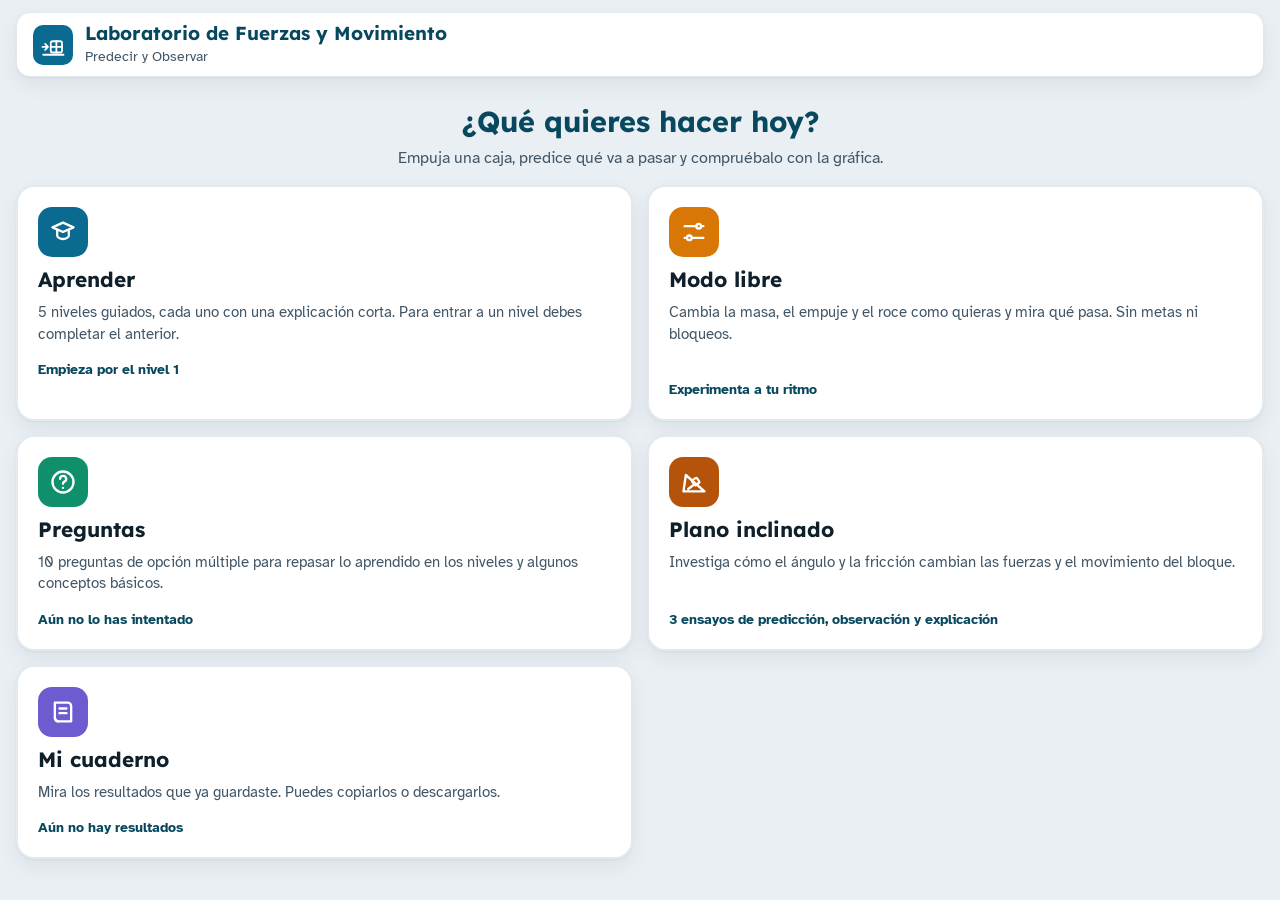
<file: public/assets/aistudio/laboratorio_de_fuerzas_y_movimiento_arreglado_32324a9b.html>
<!DOCTYPE html>
<html lang="es">
<head>
<meta charset="UTF-8">
<meta name="viewport" content="width=device-width, initial-scale=1.0">
<title>Laboratorio de Fuerzas y Movimiento</title>
<link rel="preconnect" href="https://fonts.googleapis.com">
<link rel="preconnect" href="https://fonts.gstatic.com" crossorigin>
<link href="https://fonts.googleapis.com/css2?family=Atkinson+Hyperlegible:wght@400;700&family=Lexend:wght@500;600;700&display=swap" rel="stylesheet">
<style>
  :root {
    --bg: #E9EFF3;
    --surface: #FFFFFF;
    --surface-2: #F3F7F9;
    --line: #D2DCE3;
    --line-2: #E3EAEF;
    --ink: #10202B;
    --ink-2: #425666;
    --ink-3: #66798A;
    --brand: #0B6A8F;
    --brand-dark: #08485F;
    --brand-soft: #DFF0F6;
    --ok: #17803D;
    --ok-soft: #E4F5EA;
    --warn: #A5530B;
    --warn-soft: #FFF1D9;
    --bad: #B42318;
    --bad-soft: #FDEBE9;
    --mystery: #4B45D6;
    --mystery-soft: #EDEEFF;
    --f-push: #15803D;
    --f-fric: #C62828;
    --f-normal: #0B6BCB;
    --f-weight: #7B3FE4;
    --f-net: #B45309;
    --f-vel: #0A7A91;
    --radius: 14px;
    --shadow: 0 1px 2px rgba(16, 32, 43, .06), 0 8px 22px rgba(16, 32, 43, .06);
    --font-display: 'Lexend', 'Segoe UI', system-ui, sans-serif;
    --font-body: 'Atkinson Hyperlegible', 'Segoe UI', system-ui, -apple-system, sans-serif;
    --font-mono: 'IBM Plex Mono', Consolas, 'Courier New', monospace;
  }
  * { box-sizing: border-box; }
  [hidden] { display: none !important; }
  body {
    margin: 0;
    padding: 12px 16px;
    background: var(--bg);
    color: var(--ink);
    font-family: var(--font-body);
    font-size: 15px;
    line-height: 1.4;
  }
  h1, h2, h3, h4 { font-family: var(--font-display); margin: 0; }
  p { margin: 0; }
  :focus-visible { outline: 3px solid #2B8FD6; outline-offset: 2px; }
  .sr-only { position: absolute; width: 1px; height: 1px; overflow: hidden; clip: rect(0 0 0 0); white-space: nowrap; }
  .container { max-width: 1440px; margin: 0 auto; display: flex; flex-direction: column; gap: 10px; }
  svg.ico { width: 1.05em; height: 1.05em; flex: none; }

  /* Encabezado */
  .top {
    display: flex; flex-wrap: wrap; align-items: center; justify-content: space-between; gap: 10px;
    background: var(--surface); border: 1px solid var(--line-2); border-radius: var(--radius);
    padding: 10px 16px; box-shadow: var(--shadow);
  }
  .brand { display: flex; align-items: center; gap: 12px; min-width: 0; }
  .brand-icon {
    width: 40px; height: 40px; border-radius: 10px; flex: none;
    background: var(--brand); color: #fff; display: grid; place-items: center;
  }
  .brand-icon svg { width: 24px; height: 24px; }
  .brand h1 { font-size: 1.18rem; font-weight: 700; color: var(--brand-dark); line-height: 1.15; }
  .brand p { margin-top: 2px; font-size: .88rem; color: var(--ink-2); }
  .state-pill {
    padding: 6px 14px; border-radius: 999px; font-weight: 700; font-size: .88rem;
    border: 1.5px solid transparent; transition: background .2s, color .2s;
  }
  .state-pill.hidden-pred { background: var(--mystery-soft); color: var(--mystery); border: 1.5px dashed #8D89EE; }
  .state-pill.rest-eq { background: #E3E9EE; color: #2D4252; }
  .state-pill.motion-eq { background: var(--ok-soft); color: #0F5E2B; border-color: #8ED0A5; }
  .state-pill.accel { background: var(--warn-soft); color: #7A3B03; border-color: #EDBF77; }
  .state-pill.brake { background: var(--bad-soft); color: #8A1A12; border-color: #EDA39D; }

  /* Resumen del experimento */
  .brief {
    background: var(--surface); border: 1px solid var(--line-2); border-left: 6px solid var(--brand);
    border-radius: var(--radius); padding: 10px 16px; box-shadow: var(--shadow);
    display: flex; flex-wrap: wrap; justify-content: space-between; gap: 8px 16px; align-items: center;
  }
  .brief.explore { border-left-color: #C98A12; background: #FFFBF1; }
  .brief-main { flex: 1; min-width: 280px; }
  .brief-eyebrow { font-size: .78rem; font-weight: 700; letter-spacing: .06em; text-transform: uppercase; color: var(--brand); }
  .brief.explore .brief-eyebrow { color: var(--warn); }
  .brief h2 { font-size: 1.15rem; font-weight: 700; margin-top: 1px; display: inline-block; margin-right: 10px; }
  .brief-idea { display: inline-block; font-size: .88rem; color: var(--ink-2); }
  .brief-idea strong { color: var(--ink); }
  .brief-what { margin-top: 4px; font-size: .95rem; max-width: 90ch; }
  .data-chips { margin-top: 6px; display: flex; flex-wrap: wrap; gap: 6px; }
  .dchip {
    display: inline-flex; align-items: baseline; gap: 5px; padding: 3px 10px; border-radius: 999px;
    background: var(--surface-2); border: 1.5px solid var(--line); font-size: .84rem;
  }
  .dchip b { font-weight: 700; }
  .dchip em { font-style: normal; font-size: .78rem; color: var(--ink-3); }
  .dchip.change { background: var(--brand-soft); border-color: #7FBBD2; }
  .dchip.change em { color: var(--brand-dark); font-weight: 700; }

  /* Cuadrícula principal compacta y sin huecos */
  .workspace {
    display: grid; gap: 12px; align-items: start;
    grid-template-columns: 420px minmax(0, 1fr);
    grid-template-areas: "steps right";
  }
  #stepsCol { grid-area: steps; display: flex; flex-direction: column; gap: 10px; }
  .right-col { grid-area: right; display: flex; flex-direction: column; gap: 10px; min-width: 0; }
  .bottom-split {
    display: grid; gap: 10px;
    grid-template-columns: minmax(0, 1.15fr) minmax(0, 0.85fr);
    align-items: stretch;
  }
  @media (max-width: 1120px) {
    .bottom-split { grid-template-columns: minmax(0, 1fr); }
  }
  @media (max-width: 960px) {
    .workspace { grid-template-columns: minmax(0, 1fr); grid-template-areas: "right" "steps"; }
  }
  @media (max-width: 760px) {
    body { padding: 8px; }
  }

  .panel {
    background: var(--surface); border: 1px solid var(--line-2); border-radius: var(--radius);
    padding: 12px 14px; box-shadow: var(--shadow); min-width: 0;
  }
  .panel-head { display: flex; align-items: baseline; justify-content: space-between; gap: 8px; flex-wrap: wrap; margin-bottom: 8px; }
  .panel-head h3 { font-size: .98rem; font-weight: 600; color: var(--brand-dark); }
  .panel-sub { font-size: .84rem; color: var(--ink-2); font-weight: 700; }
  .surface-tag { font-size: .8rem; font-weight: 700; padding: 2px 9px; border-radius: 999px; background: var(--surface-2); border: 1.5px solid var(--line); color: var(--ink-2); }
  canvas { display: block; width: 100%; height: auto; border-radius: 10px; border: 1px solid var(--line-2); background: #F6FAFC; }

  .legend { display: flex; flex-wrap: wrap; gap: 5px 6px; margin-top: 8px; }
  .pill { display: inline-flex; align-items: center; gap: 5px; background: var(--surface-2); border: 1px solid var(--line-2); padding: 2px 8px; border-radius: 999px; font-size: .8rem; font-weight: 700; color: var(--ink-2); }
  .swatch { width: 10px; height: 10px; border-radius: 3px; display: inline-block; }
  .swatch.dashed { background: repeating-linear-gradient(90deg, currentColor 0 4px, transparent 4px 7px); height: 4px; border-radius: 0; }
  details.gloss { margin-top: 8px; border-top: 1px solid var(--line-2); padding-top: 6px; }
  details.gloss summary { cursor: pointer; font-weight: 700; font-size: .88rem; color: var(--brand-dark); }
  .gloss dl { margin: 6px 0 0; display: grid; grid-template-columns: auto 1fr; gap: 4px 10px; font-size: .85rem; }
  .gloss dt { font-weight: 700; white-space: nowrap; }
  .gloss dd { margin: 0; color: var(--ink-2); }

  /* Pasos */
  .step { background: var(--surface); border: 1.5px solid var(--line-2); border-radius: var(--radius); padding: 10px 12px 11px; box-shadow: var(--shadow); }
  .step.current { border-color: var(--brand); box-shadow: 0 0 0 3px rgba(11, 106, 143, .12), var(--shadow); }
  .step.waiting .step-body { display: none; }
  .step.waiting { box-shadow: none; background: var(--surface-2); }
  .step-head { display: flex; align-items: center; gap: 9px; }
  .step-num {
    width: 28px; height: 28px; border-radius: 50%; flex: none; display: grid; place-items: center;
    font: 700 .9rem var(--font-display); background: #E3EAEF; color: #2D4252;
  }
  .step.current .step-num { background: var(--brand); color: #fff; }
  .step.done .step-num { background: var(--ok); color: #fff; }
  .step-head h3 { font-size: .96rem; font-weight: 600; line-height: 1.15; }
  .step-head p { font-size: .82rem; color: var(--ink-2); margin-top: 1px; }
  .step-head .grow { flex: 1; min-width: 0; }
  .step-body { margin-top: 9px; }
  .lock-pill { font-size: .74rem; font-weight: 700; padding: 2px 8px; border-radius: 999px; background: var(--ok-soft); color: #0F5E2B; white-space: nowrap; }
  .lock-pill.locked { background: var(--bad-soft); color: #8A1A12; }

  .var { border: 1.5px solid var(--line-2); border-radius: 10px; padding: 7px 10px 8px; margin-bottom: 7px; background: var(--surface-2); transition: border-color .15s, background .15s; }
  .var:last-child { margin-bottom: 0; }
  .var.unlocked { background: #fff; border-color: #7FBBD2; box-shadow: 0 2px 6px rgba(11, 106, 143, .08); }
  .var.locked .var-name { color: var(--ink-2); }
  .var-top { display: flex; align-items: baseline; justify-content: space-between; gap: 6px; }
  .var-top label { font-size: .94rem; font-weight: 700; }
  .var-top .sym { font-weight: 400; color: var(--ink-3); font-size: .84rem; }
  .var-value { font: 700 1.02rem var(--font-display); color: var(--brand-dark); white-space: nowrap; }
  .var-meta { display: flex; flex-wrap: wrap; align-items: center; gap: 5px; margin-top: 2px; }
  .var-tag { font-size: .72rem; font-weight: 700; padding: 1px 8px; border-radius: 999px; }
  .var-tag.active { background: #D7ECF5; color: var(--brand-dark); }
  .var-tag.fixed { background: #E3E9EE; color: #4B5F6F; }
  .goal-chip { font-size: .74rem; font-weight: 700; padding: 1px 8px; border-radius: 999px; background: var(--warn-soft); color: #7A3B03; }
  .goal-chip.reached { background: var(--ok-soft); color: #0F5E2B; }
  .var-help { margin-top: 3px; font-size: .8rem; color: var(--ink-2); line-height: 1.25; }
  .slider-row { display: flex; align-items: center; gap: 6px; margin-top: 5px; }
  .step-btn {
    width: 32px; height: 32px; border-radius: 8px; flex: none; border: 1.5px solid var(--line);
    background: #fff; font: 700 1.1rem var(--font-body); color: var(--ink); cursor: pointer; line-height: 1;
  }
  .step-btn:hover:not(:disabled) { background: var(--brand-soft); border-color: var(--brand); }
  .step-btn:disabled { opacity: .4; cursor: not-allowed; }
  input[type=range] { width: 100%; height: 24px; accent-color: var(--brand); cursor: pointer; }
  input[type=range]:disabled { cursor: not-allowed; }
  .slider-scale { display: flex; justify-content: space-between; gap: 6px; padding: 0 38px; font-size: .74rem; color: var(--ink-3); }

  .pred-group { border: 0; margin: 0; padding: 0; display: grid; grid-template-columns: 1fr 1fr; gap: 6px; min-width: 0; }
  .pred-card { position: relative; display: grid; grid-template-columns: auto 1fr; gap: 2px 7px; align-items: center; padding: 7px 8px; border: 2px solid var(--line); border-radius: 10px; background: #fff; cursor: pointer; transition: border-color .15s, background .15s; min-width: 0; }
  .pred-card:hover { border-color: #8CC3D9; }
  .pred-card input { position: absolute; opacity: 0; width: 1px; height: 1px; }
  .pred-card:has(input:checked) { border-color: var(--mystery); background: var(--mystery-soft); }
  .pred-card:has(input:focus-visible) { outline: 3px solid #2B8FD6; outline-offset: 2px; }
  .pred-icon { grid-row: 1 / span 2; width: 30px; height: 30px; color: var(--mystery); }
  .pred-card strong { font-size: .86rem; line-height: 1.15; align-self: end; }
  .pred-card small { font-size: .74rem; color: var(--ink-2); line-height: 1.2; }
  .pred-group.locked .pred-card { cursor: not-allowed; opacity: .75; }
  .pred-group.locked .pred-card:has(input:checked) { opacity: 1; }
  @media (max-width: 480px) { .pred-group { grid-template-columns: 1fr; } }

  .calc { margin-top: 8px; padding: 8px 10px; background: var(--warn-soft); border: 1.5px solid #EDC98A; border-radius: 10px; }
  .calc label { display: block; font-weight: 700; font-size: .86rem; color: #6B3203; margin-bottom: 5px; }
  .calc input[type=text] { width: 100%; padding: 7px 10px; border-radius: 8px; border: 1.5px solid #D5B27A; font: 700 .98rem var(--font-body); background: #fff; color: var(--ink); }
  .calc input[type=text]:disabled { background: #F1EBDF; color: #4B5F6F; cursor: not-allowed; }
  .calc .note { margin-top: 4px; font-size: .76rem; color: #6B4A1F; }

  .obs-bar { height: 9px; border-radius: 999px; background: #DDE5EB; overflow: hidden; }
  .obs-fill { height: 100%; width: 0%; background: linear-gradient(90deg, #0B6A8F, #17803D); transition: width .08s linear; }
  .obs-row { display: flex; justify-content: space-between; margin-top: 3px; font-size: .8rem; font-weight: 700; color: var(--ink-2); }
  .obs-status { margin-top: 5px; font-size: .86rem; color: var(--ink); min-height: 2.3em; line-height: 1.3; }
  .actions { display: grid; grid-template-columns: 1fr 1.25fr .9fr; gap: 6px; margin-top: 8px; }
  .btn { display: inline-flex; align-items: center; justify-content: center; gap: 6px; border: 0; border-radius: 9px; padding: 9px 8px; font: 700 .9rem var(--font-body); cursor: pointer; transition: background .15s; min-width: 0; }
  .btn-start { background: var(--ok); color: #fff; }
  .btn-start:hover:not(:disabled) { background: #0F6A30; }
  .btn-save { background: var(--brand); color: #fff; }
  .btn-save:hover:not(:disabled) { background: var(--brand-dark); }
  .btn-clear { background: #E3EAEF; color: #2D4252; }
  .btn-clear:hover { background: #D2DCE3; }
  .btn:disabled { background: #D5DEE5; color: #66798A; cursor: not-allowed; }

  .result { margin-top: 8px; padding: 8px 10px; border-radius: 9px; font-size: .86rem; }
  .result.ok { background: var(--ok-soft); border: 1.5px solid var(--ok); color: #0B4A22; }
  .result.warn { background: var(--warn-soft); border: 1.5px solid #D9962F; color: #5E2C03; }
  .next-row { margin-top: 8px; }
  .btn-next { width: 100%; background: var(--ok); border: 2px solid var(--ok); color: #fff; }
  .btn-next:hover { background: #0F6A30; }

  .hint-btn { background: #fff; color: #5A31B8; border: 1.5px solid #C9B6F2; border-radius: 999px; padding: 3px 10px; font: 700 .8rem var(--font-body); cursor: pointer; }
  .hint-btn:hover { background: #F0EAFC; }
  .hint-box { margin-top: 6px; background: #F5F0FD; border-left: 4px solid #7B3FE4; padding: 7px 10px; border-radius: 8px; font-size: .84rem; color: #3E2380; }
  .explain-q { margin-top: 6px; font-weight: 700; font-size: .9rem; }
  textarea { width: 100%; margin-top: 6px; min-height: 68px; resize: vertical; padding: 8px 10px; border-radius: 9px; border: 1.5px solid #C9B6F2; font: 400 .92rem var(--font-body); color: var(--ink); background: #fff; }
  .explain-actions { display: flex; align-items: center; justify-content: space-between; gap: 8px; margin-top: 6px; flex-wrap: wrap; }
  .btn-explain { background: #6D3FD0; color: #fff; padding: 8px 12px; }
  .btn-explain:hover { background: #5A31B8; }
  .explain-status { font-size: .82rem; font-weight: 700; color: #4B2A99; }

  /* Números y ecuación */
  .readouts { display: grid; grid-template-columns: repeat(5, minmax(0, 1fr)); gap: 8px; }
  @media (max-width: 760px) { .readouts { grid-template-columns: repeat(2, minmax(0, 1fr)); } .readout.wide { grid-column: 1 / -1; } }
  .readout { background: var(--surface); border: 1px solid var(--line-2); border-radius: 11px; padding: 8px 10px; box-shadow: var(--shadow); min-width: 0; }
  .readout span { display: flex; justify-content: space-between; gap: 4px; font-size: .8rem; font-weight: 700; color: var(--ink-2); }
  .readout span i { font-style: normal; font-weight: 400; color: var(--ink-3); }
  .readout strong { display: block; margin-top: 2px; font: 700 1.2rem var(--font-display); font-variant-numeric: tabular-nums; overflow-wrap: anywhere; }
  .readout.mystery { background: var(--mystery-soft); border-color: #C8C5F7; }
  .readout.mystery strong { color: var(--mystery); }

  .equation {
    background: var(--surface); border: 2px solid var(--line); border-radius: var(--radius);
    padding: 12px 14px; box-shadow: var(--shadow); display: flex; flex-direction: column; justify-content: center;
  }
  .equation.revealed { background: var(--ok-soft); border-color: #8ED0A5; }
  .eq-title { font: 600 .95rem var(--font-display); color: var(--brand-dark); }
  .equation.revealed .eq-title { color: #0F5E2B; }
  .eq-formula { margin-top: 8px; font: 500 .96rem/1.55 var(--font-mono); color: var(--ink); overflow-wrap: anywhere; }
  .eq-formula .net { color: var(--f-net); font-weight: 700; }
  .eq-formula .acc { color: var(--brand-dark); font-weight: 700; }

  /* Cuaderno de resultados */
  .notebook-wrap { overflow-x: auto; margin-top: 4px; }
  table { width: 100%; border-collapse: collapse; font-size: .92rem; min-width: 820px; }
  th, td { border-bottom: 1px solid var(--line-2); padding: 9px 8px; text-align: center; vertical-align: middle; }
  th { background: var(--surface-2); color: var(--ink-2); font-size: .8rem; font-weight: 700; line-height: 1.2; }
  td.left, th.left { text-align: left; }
  td.exp-cell { max-width: 280px; font-size: .88rem; }
  td.exp-cell.pending { color: var(--ink-3); font-style: italic; }
  td.empty { color: var(--ink-3); padding: 22px 8px; font-style: italic; }
  .tag-exp { display: inline-block; padding: 2px 9px; border-radius: 6px; font-weight: 700; font-size: .84rem; background: var(--brand-soft); color: var(--brand-dark); white-space: nowrap; }
  .tag-exp.free { background: var(--warn-soft); color: #7A3B03; }
  .table-foot { display: flex; flex-wrap: wrap; align-items: center; justify-content: space-between; gap: 10px; margin-top: 12px; }
  .export-row { display: flex; gap: 8px; flex-wrap: wrap; }
  .btn-outline { padding: 9px 14px; border-radius: 10px; border: 1.5px solid var(--line); background: #fff; color: var(--ink); font: 700 .9rem var(--font-body); cursor: pointer; }
  .btn-outline:hover { border-color: var(--brand); color: var(--brand-dark); background: var(--brand-soft); }

  .toast { position: fixed; right: 16px; bottom: 16px; max-width: 380px; z-index: 9999; background: #10202B; color: #F4F8FA; padding: 12px 16px; border-radius: 12px; font-size: .93rem; font-weight: 700; border-left: 5px solid #55B7DD; box-shadow: 0 10px 28px rgba(16, 32, 43, .28); opacity: 0; transform: translateY(12px); pointer-events: none; transition: opacity .22s, transform .22s; }
  .toast.show { opacity: 1; transform: translateY(0); }
  .toast.ok { border-left-color: #4FCB7E; }
  .toast.warn { border-left-color: #F2AE46; }
  @media (prefers-reduced-motion: reduce) { * { transition: none !important; } }

  .incline-hero { background: linear-gradient(135deg, #E7F4F8, #FFFFFF); border: 1px solid #B9D9E4; border-left: 6px solid var(--brand); border-radius: var(--radius); padding: 16px 20px; box-shadow: var(--shadow); }
  .incline-hero h2 { color: var(--brand-dark); font-size: 1.35rem; margin: 2px 0 6px; }
  .incline-hero p { max-width: 95ch; color: var(--ink-2); }
  .incline-layout { display: grid; grid-template-columns: minmax(290px, .9fr) minmax(0, 1.1fr); gap: 12px; align-items: start; }
  @media (max-width: 920px) { .incline-layout { grid-template-columns: minmax(0, 1fr); } }
  .inc-section-title { color: var(--brand-dark); font-size: 1rem; margin: 6px 0; }
  .inc-poe { background: var(--brand-soft); border: 1px solid #A6CFDE; border-radius: 10px; padding: 9px 11px; color: var(--brand-dark); font-weight: 700; margin-bottom: 9px; }
  .inc-protocol-cards { display: grid; gap: 7px; margin: 8px 0 12px; }
  .inc-protocol-card { background: var(--surface-2); border: 1px solid var(--line-2); border-radius: 9px; padding: 8px 10px; }
  .inc-protocol-card h4 { color: var(--brand-dark); font-size: .88rem; margin-bottom: 2px; }
  .inc-protocol-card p { color: var(--ink-2); font-size: .85rem; }
  .inc-controls { display: grid; grid-template-columns: repeat(2, minmax(0, 1fr)); gap: 8px; }
  .inc-control { display: grid; gap: 4px; padding: 8px 9px; border: 1px solid var(--line-2); border-radius: 9px; background: #fff; }
  .inc-control label { font-weight: 700; font-size: .88rem; }
  .inc-control output { color: var(--brand-dark); font-weight: 700; }
  .inc-control input[type=range] { width: 100%; accent-color: var(--brand); }
  .inc-control select { width: 100%; }
  .inc-static { margin: 7px 0; padding: 7px 9px; border-radius: 8px; background: var(--surface-2); font-weight: 700; color: var(--ink-2); }
  .inc-run-row { display: flex; align-items: center; gap: 10px; flex-wrap: wrap; margin-top: 10px; }
  .inc-run-row .btn-big { align-self: auto; }
  .inc-status { color: var(--ink-2); font-size: .9rem; }
  .inc-metrics { display: grid; grid-template-columns: repeat(3, minmax(0, 1fr)); gap: 7px; margin-top: 9px; }
  .inc-metric { background: var(--surface-2); border: 1px solid var(--line-2); border-radius: 9px; padding: 7px 9px; }
  .inc-metric span { display: block; color: var(--ink-2); font-size: .78rem; }
  .inc-metric strong { display: block; font-size: .97rem; color: var(--ink); }
  .inc-result { border-left: 5px solid var(--brand); background: var(--surface-2); padding: 11px 13px; border-radius: 10px; }
  .inc-result h3 { color: var(--brand-dark); margin-bottom: 4px; }
  .inc-result p { margin: 4px 0; }
  .inc-result textarea { width: 100%; min-height: 90px; margin: 7px 0; }
  .inc-record-wrap { overflow-x: auto; }
  .inc-records { border-collapse: collapse; width: 100%; min-width: 980px; font-size: .82rem; }
  .inc-records th, .inc-records td { text-align: left; vertical-align: top; border-bottom: 1px solid var(--line-2); padding: 7px 8px; }
  .inc-records th { background: var(--surface-2); color: var(--ink-2); }
  .inc-notes { display: grid; grid-template-columns: repeat(2, minmax(0, 1fr)); gap: 12px; }
  @media (max-width: 760px) { .inc-notes { grid-template-columns: minmax(0, 1fr); } .inc-controls { grid-template-columns: minmax(0, 1fr); } .inc-metrics { grid-template-columns: repeat(2, minmax(0, 1fr)); } }

  /* Pantallas */
  .screen { display: flex; flex-direction: column; gap: 12px; }
  .btn-back {
    display: inline-flex; align-items: center; gap: 6px; font: 600 .92rem var(--font-body); cursor: pointer;
    padding: 8px 13px; border-radius: 10px; border: 1.5px solid var(--line); background: #fff; color: var(--ink-2);
  }
  .btn-back:hover { border-color: var(--brand); color: var(--brand-dark); }
  .top-right { display: flex; align-items: center; gap: 10px; flex-wrap: wrap; }
  .screen-title { font-size: 1.45rem; font-weight: 700; color: var(--brand-dark); }
  .screen-sub { color: var(--ink-2); margin-top: 3px; max-width: 70ch; }

  .home-hero { text-align: center; padding: 14px 8px 4px; }
  .home-hero h2 { font-size: 1.8rem; color: var(--brand-dark); }
  .home-hero p { color: var(--ink-2); margin: 5px auto 0; max-width: 56ch; font-size: 1rem; }
  .home-grid { display: grid; grid-template-columns: repeat(2, minmax(0, 1fr)); gap: 14px; }
  @media (max-width: 860px) { .home-grid { grid-template-columns: minmax(0, 1fr); } }
  .home-card {
    text-align: left; font: inherit; color: inherit; cursor: pointer; display: flex; flex-direction: column; gap: 8px;
    background: var(--surface); border: 2px solid var(--line-2); border-radius: 18px; padding: 20px;
    box-shadow: var(--shadow); transition: transform .15s, border-color .15s;
  }
  .home-card:hover { transform: translateY(-3px); border-color: var(--brand); }
  .home-card .hc-ico { width: 50px; height: 50px; border-radius: 14px; display: grid; place-items: center; color: #fff; }
  .home-card .hc-ico svg { width: 28px; height: 28px; }
  .home-card.learn .hc-ico { background: var(--brand); }
  .home-card.free .hc-ico { background: #D97706; }
  .home-card.quiz .hc-ico { background: #0F8F6B; }
  .home-card.book .hc-ico { background: #6D5BD0; }
  .home-card.incline .hc-ico { background: #B45309; }
  .home-card h3 { font-size: 1.3rem; }
  .home-card p { color: var(--ink-2); font-size: .95rem; }
  .hc-meta { margin-top: auto; padding-top: 6px; font-weight: 700; font-size: .9rem; color: var(--brand-dark); }
  .hc-bar { height: 8px; border-radius: 99px; background: #E3EAEF; overflow: hidden; margin-top: 4px; }
  .hc-bar i { display: block; height: 100%; background: var(--ok); width: 0; transition: width .3s; }

  .levels { display: grid; grid-template-columns: repeat(5, minmax(0, 1fr)); gap: 12px; }
  @media (max-width: 980px) { .levels { grid-template-columns: repeat(2, minmax(0, 1fr)); } }
  @media (max-width: 420px) { .levels { grid-template-columns: minmax(0, 1fr); } }
  .level-card {
    position: relative; text-align: center; font: inherit; color: inherit; cursor: pointer;
    background: var(--surface); border: 2px solid var(--line-2); border-radius: 16px; padding: 18px 12px 14px;
    display: flex; flex-direction: column; align-items: center; gap: 6px; box-shadow: var(--shadow);
    transition: transform .15s, border-color .15s;
  }
  .level-card:hover:not(:disabled) { transform: translateY(-2px); border-color: var(--brand); }
  .level-card .lv-num {
    width: 58px; height: 58px; border-radius: 50%; display: grid; place-items: center;
    font: 700 1.6rem var(--font-display); background: var(--brand-soft); color: var(--brand-dark);
  }
  .level-card h3 { font-size: 1.12rem; }
  .level-card .lv-state { font-size: .86rem; color: var(--ink-2); min-height: 2.4em; }
  .level-card.done { border-color: #8ED0A5; }
  .level-card.done .lv-num { background: var(--ok); color: #fff; }
  .level-card.current { border-color: var(--brand); }
  .level-card.current .lv-num { background: var(--brand); color: #fff; }
  .level-card:disabled { cursor: not-allowed; background: #F3F6F8; box-shadow: none; }
  .level-card:disabled .lv-num { background: #E3EAEF; color: #8497A6; }
  .level-card:disabled h3 { color: var(--ink-3); }
  .level-card svg { width: 24px; height: 24px; }
  .lv-go { margin-top: 4px; font-weight: 700; font-size: .88rem; color: var(--brand-dark); }
  .small-link { align-self: flex-start; background: none; border: 0; padding: 6px 2px; font: inherit; font-size: .88rem; color: var(--ink-3); text-decoration: underline; cursor: pointer; }

  .intro-card { background: var(--surface); border: 1px solid var(--line-2); border-radius: 18px; padding: 22px; box-shadow: var(--shadow); display: flex; flex-direction: column; gap: 14px; max-width: 840px; width: 100%; margin: 0 auto; }
  .intro-card .eyebrow { font-weight: 700; letter-spacing: .06em; text-transform: uppercase; font-size: .82rem; color: var(--brand); }
  .intro-card h2 { font-size: 1.85rem; }
  .intro-card .lead { font-size: 1.04rem; }
  .intro-key { background: var(--brand-soft); border-left: 5px solid var(--brand); border-radius: 10px; padding: 11px 14px; }
  .intro-key b { color: var(--brand-dark); }
  .intro-points { margin: 0; padding-left: 1.2em; display: grid; gap: 5px; }
  .intro-steps { display: grid; grid-template-columns: repeat(3, minmax(0, 1fr)); gap: 8px; }
  @media (max-width: 640px) { .intro-steps { grid-template-columns: repeat(2, minmax(0, 1fr)); } }
  .intro-steps div { background: var(--surface-2); border-radius: 10px; padding: 8px 10px; font-size: .88rem; display: flex; gap: 7px; align-items: flex-start; }
  .intro-steps b { display: grid; place-items: center; width: 21px; height: 21px; flex: none; border-radius: 50%; background: var(--brand); color: #fff; font-size: .8rem; }
  .btn-big { align-self: flex-start; font: 700 1.05rem var(--font-display); background: var(--brand); color: #fff; border: 0; border-radius: 12px; padding: 13px 24px; cursor: pointer; }
  .btn-big:hover { background: var(--brand-dark); }
  .nb-actions { display: flex; gap: 8px; flex-wrap: wrap; }
  .nb-count { font-weight: 700; color: var(--ink-2); }
  .advance-bar {
    position: fixed; left: 50%; bottom: 16px; transform: translateX(-50%); z-index: 50;
    display: flex; align-items: center; gap: 16px; flex-wrap: wrap; justify-content: center;
    background: #0F5E2B; color: #fff; padding: 12px 14px 12px 20px; border-radius: 16px;
    box-shadow: 0 10px 30px rgba(16,32,43,.35); max-width: calc(100vw - 24px);
  }
  .adv-text { display: flex; align-items: center; gap: 10px; font-weight: 700; font-size: 1.05rem; }
  .adv-check { display: grid; place-items: center; width: 28px; height: 28px; border-radius: 50%; background: #fff; color: #0F5E2B; }
  .adv-btn { font: 700 1.05rem var(--font-display); background: #fff; color: #0F5E2B; border: 0; border-radius: 11px; padding: 11px 20px; cursor: pointer; }
  .adv-btn:hover { background: #E4F5EA; }
  #step4, #nextRow4 { display: none !important; }

  /* ---------- Preguntas ---------- */
  .quiz-card { max-width: 820px; width: 100%; margin: 0 auto; background: var(--surface); border: 1px solid var(--line-2); border-radius: 18px; padding: 22px; box-shadow: var(--shadow); display: flex; flex-direction: column; gap: 16px; }
  .quiz-top { display: flex; justify-content: space-between; align-items: center; gap: 10px; font-weight: 700; color: var(--ink-2); }
  .quiz-prog { height: 8px; border-radius: 99px; background: #E3EAEF; overflow: hidden; }
  .quiz-prog i { display: block; height: 100%; background: var(--brand); width: 0; transition: width .25s; }
  .quiz-tag { font-size: .8rem; letter-spacing: .06em; text-transform: uppercase; color: var(--brand); font-weight: 700; }
  .quiz-q { font: 700 1.3rem var(--font-display); line-height: 1.3; }
  .quiz-opts { display: grid; gap: 10px; }
  .quiz-opt { text-align: left; font: inherit; font-size: 1.02rem; cursor: pointer; padding: 13px 16px; border-radius: 12px; border: 2px solid var(--line); background: #fff; display: flex; gap: 12px; align-items: flex-start; }
  .quiz-opt:hover:not(:disabled) { border-color: var(--brand); background: var(--brand-soft); }
  .quiz-opt .ltr { flex: none; width: 26px; height: 26px; border-radius: 50%; display: grid; place-items: center; background: #E3EAEF; font-weight: 700; font-size: .9rem; }
  .quiz-opt:disabled { cursor: default; color: var(--ink); }
  .quiz-opt.right { border-color: #2E9B58; background: var(--ok-soft); }
  .quiz-opt.right .ltr { background: var(--ok); color: #fff; }
  .quiz-opt.wrong { border-color: #D9534F; background: var(--bad-soft); }
  .quiz-opt.wrong .ltr { background: var(--bad); color: #fff; }
  .quiz-expl { border-radius: 12px; padding: 12px 16px; background: var(--surface-2); border-left: 5px solid var(--brand); }
  .quiz-expl.ok { border-left-color: var(--ok); background: var(--ok-soft); }
  .quiz-expl.bad { border-left-color: var(--bad); background: var(--bad-soft); }
  .quiz-result { text-align: center; display: flex; flex-direction: column; gap: 12px; align-items: center; }
  .quiz-score { font: 700 3.2rem var(--font-display); color: var(--brand-dark); line-height: 1; }
  .quiz-review { text-align: left; width: 100%; display: grid; gap: 8px; }
  .quiz-review div { background: var(--surface-2); border-radius: 10px; padding: 10px 14px; font-size: .95rem; }
  .quiz-btns { display: flex; gap: 10px; flex-wrap: wrap; justify-content: center; }
  .btn-sec { font: 600 1rem var(--font-body); padding: 13px 22px; border-radius: 12px; border: 2px solid var(--line); background: #fff; cursor: pointer; }
  .btn-sec:hover { border-color: var(--brand); }
</style>
</head>
<body>
<div class="container">

  <!-- Encabezado -->
  <header class="top">
    <div class="brand">
      <div class="brand-icon" aria-hidden="true">
        <svg viewBox="0 0 32 32" fill="none" stroke="currentColor" stroke-width="2.4" stroke-linecap="round" stroke-linejoin="round"><rect x="13" y="11" width="15" height="15" rx="2.5"/><path d="M13 18.5h15M20.5 11v15"/><path d="M2 18.5h6.5M5.5 14.5l3.8 4-3.8 4"/><path d="M3 29h27"/></svg>
      </div>
      <div>
        <h1>Laboratorio de Fuerzas y Movimiento</h1>
        <p id="topSub">Predecir y Observar</p>
      </div>
    </div>
    <div class="top-right">
      <div id="eqBadge" class="state-pill hidden-pred" role="status" hidden>Primero predice, luego pulsa «Iniciar»</div>
      <button type="button" class="btn-back" id="btnBack" hidden>← Menú</button>
    </div>
  </header>

  <!-- Inicio -->
  <section class="screen" id="screenHome">
    <div class="home-hero">
      <h2>¿Qué quieres hacer hoy?</h2>
      <p>Empuja una caja, predice qué va a pasar y compruébalo con la gráfica.</p>
    </div>
    <div class="home-grid">
      <button type="button" class="home-card learn" id="goLearn">
        <span class="hc-ico"><svg viewBox="0 0 24 24" fill="none" stroke="currentColor" stroke-width="2" stroke-linecap="round" stroke-linejoin="round"><path d="M3 8l9-4 9 4-9 4-9-4z"/><path d="M7 10.5V15c0 1.4 2.2 3 5 3s5-1.6 5-3v-4.5"/></svg></span>
        <h3>Aprender</h3>
        <p>5 niveles guiados, cada uno con una explicación corta. Para entrar a un nivel debes completar el anterior.</p>
        <span class="hc-meta" id="learnMeta"></span>
        <span class="hc-bar"><i id="learnBar"></i></span>
      </button>
      <button type="button" class="home-card free" id="goFree">
        <span class="hc-ico"><svg viewBox="0 0 24 24" fill="none" stroke="currentColor" stroke-width="2" stroke-linecap="round" stroke-linejoin="round"><path d="M4 7h10M18 7h2M4 17h2M10 17h10"/><circle cx="16" cy="7" r="2"/><circle cx="8" cy="17" r="2"/></svg></span>
        <h3>Modo libre</h3>
        <p>Cambia la masa, el empuje y el roce como quieras y mira qué pasa. Sin metas ni bloqueos.</p>
        <span class="hc-meta">Experimenta a tu ritmo</span>
      </button>
      <button type="button" class="home-card quiz" id="goQuiz">
        <span class="hc-ico"><svg viewBox="0 0 24 24" fill="none" stroke="currentColor" stroke-width="2" stroke-linecap="round" stroke-linejoin="round"><circle cx="12" cy="12" r="9"/><path d="M9.5 9.3a2.6 2.6 0 1 1 3.7 2.4c-.8.4-1.2 1-1.2 1.8"/><path d="M12 17h.01"/></svg></span>
        <h3>Preguntas</h3>
        <p>10 preguntas de opción múltiple para repasar lo aprendido en los niveles y algunos conceptos básicos.</p>
        <span class="hc-meta" id="quizMeta"></span>
      </button>
      <button type="button" class="home-card incline" id="goIncline">
        <span class="hc-ico"><svg viewBox="0 0 24 24" fill="none" stroke="currentColor" stroke-width="2" stroke-linecap="round" stroke-linejoin="round" aria-hidden="true"><path d="M3 20h18L5 6z"/><rect x="10" y="11" width="5" height="5" rx="1" transform="rotate(-35 10 11)"/><path d="M7 18l4-3"/></svg></span>
        <h3>Plano inclinado</h3>
        <p>Investiga cómo el ángulo y la fricción cambian las fuerzas y el movimiento del bloque.</p>
        <span class="hc-meta" id="inclineMeta">3 ensayos de predicción, observación y explicación</span>
      </button>
      <button type="button" class="home-card book" id="goBook">
        <span class="hc-ico"><svg viewBox="0 0 24 24" fill="none" stroke="currentColor" stroke-width="2" stroke-linecap="round" stroke-linejoin="round"><path d="M5 4h11a3 3 0 0 1 3 3v13H8a3 3 0 0 1-3-3V4z"/><path d="M8 20a3 3 0 0 1-3-3M9 9h6M9 13h6"/></svg></span>
        <h3>Mi cuaderno</h3>
        <p>Mira los resultados que ya guardaste. Puedes copiarlos o descargarlos.</p>
        <span class="hc-meta" id="bookMeta"></span>
      </button>
    </div>
  </section>

  <!-- Niveles -->
  <section class="screen" id="screenLevels" hidden>
    <div>
      <h2 class="screen-title">Aprender: elige un nivel</h2>
      <p class="screen-sub">Completa cada nivel (guardando tu resultado) para abrir el siguiente. Tu avance se guarda solo.</p>
    </div>
    <div class="levels" id="levelsGrid"></div>
    <button type="button" class="small-link" id="btnResetProgress">Borrar mi avance y empezar de cero</button>
  </section>

  <!-- Explicación antes del nivel -->
  <section class="screen" id="screenIntro" hidden>
    <article class="intro-card">
      <div class="eyebrow" id="introEyebrow"></div>
      <h2 id="introTitle"></h2>
      <p class="lead" id="introLead"></p>
      <div class="intro-key" id="introKey"></div>
      <ul class="intro-points" id="introPoints"></ul>
      <div>
        <div class="eyebrow" style="margin-bottom:6px">Cómo se hace cada nivel</div>
        <div class="intro-steps">
          <div><b>1</b>Prepara el experimento</div>
          <div><b>2</b>Predice qué va a pasar</div>
          <div><b>3</b>Observa y guarda</div>
        </div>
      </div>
      <button type="button" class="btn-big" id="btnStartLevel">Empezar</button>
    </article>
  </section>

  <!-- Laboratorio -->
  <section class="screen" id="screenLab" hidden>
    <section class="brief" id="brief" aria-live="polite">
      <div class="brief-main">
        <div class="brief-eyebrow" id="briefEyebrow"></div>
        <h2 id="briefTitle"></h2>
        <p class="brief-idea" id="briefIdea"></p>
        <p class="brief-what" id="briefWhat"></p>
        <div class="data-chips" id="dataChips"></div>
      </div>
    </section>

    <!-- Zona principal -->
    <main class="workspace">

      <!-- Columna izquierda: Pasos -->
      <div class="steps" id="stepsCol">

        <article class="step" id="step1">
          <div class="step-head">
            <span class="step-num">1</span>
            <div class="grow"><h3>Prepara el experimento</h3><p id="step1Sub">Cambia solo la variable marcada.</p></div>
          </div>
          <div class="step-body">
            <div class="var locked" id="grpMass">
              <div class="var-top">
                <label for="mass"><span class="var-name">Masa de la caja</span> <span class="sym">(m)</span></label>
                <output id="lblMass" class="var-value" for="mass">50 kg</output>
              </div>
              <div class="var-meta"><span id="tagMass" class="var-tag fixed">Fija</span><span id="chipMass" class="goal-chip" hidden></span></div>
              <p class="var-help">Qué tan pesada es la caja. Con más masa cuesta más cambiar su velocidad.</p>
              <div class="slider-row">
                <button type="button" id="decMass" class="step-btn" aria-label="Disminuir masa" disabled>−</button>
                <input type="range" id="mass" min="25" max="150" step="25" value="50" disabled>
                <button type="button" id="incMass" class="step-btn" aria-label="Aumentar masa" disabled>+</button>
              </div>
              <div class="slider-scale"><span>25 kg</span><span>150 kg</span></div>
            </div>

            <div class="var unlocked" id="grpFapp">
              <div class="var-top">
                <label for="fapp"><span class="var-name">Tu empuje</span> <span class="sym">(F_ap)</span></label>
                <output id="lblFapp" class="var-value" for="fapp">0 N</output>
              </div>
              <div class="var-meta"><span id="tagFapp" class="var-tag active">Tú lo cambias</span><span id="chipFapp" class="goal-chip" hidden></span></div>
              <p class="var-help">La fuerza con la que empujas la caja. Positivo: derecha. Negativo: izquierda.</p>
              <div class="slider-row">
                <button type="button" id="decFapp" class="step-btn" aria-label="Disminuir empuje">−</button>
                <input type="range" id="fapp" min="-300" max="300" step="25" value="0">
                <button type="button" id="incFapp" class="step-btn" aria-label="Aumentar empuje">+</button>
              </div>
              <div class="slider-scale"><span>← izquierda</span><span>derecha →</span></div>
            </div>

            <div class="var locked" id="grpFric">
              <div class="var-top">
                <label for="fric"><span class="var-name">Roce máximo del suelo</span> <span class="sym">(f)</span></label>
                <output id="lblFric" class="var-value" for="fric">100 N</output>
              </div>
              <div class="var-meta"><span id="tagFric" class="var-tag fixed">Fija</span><span id="chipFric" class="goal-chip" hidden></span></div>
              <p class="var-help">Cuánto se opone el suelo al movimiento como máximo. 0 N es hielo liso.</p>
              <div class="slider-row">
                <button type="button" id="decFric" class="step-btn" aria-label="Disminuir roce" disabled>−</button>
                <input type="range" id="fric" min="0" max="200" step="25" value="100" disabled>
                <button type="button" id="incFric" class="step-btn" aria-label="Aumentar roce" disabled>+</button>
              </div>
              <div class="slider-scale"><span>0 N (hielo)</span><span>200 N (muy rugoso)</span></div>
            </div>
          </div>
        </article>

        <article class="step" id="step2">
          <div class="step-head">
            <span class="step-num">2</span>
            <div class="grow"><h3>Predice qué va a pasar</h3><p>Elige antes de iniciar. No hay pistas.</p></div>
            <span id="lockBadge" class="lock-pill">Aún puedes cambiarla</span>
          </div>
          <div class="step-body">
            <fieldset class="pred-group" id="predGroup">
              <legend class="sr-only">¿Qué crees que hará la caja?</legend>
              <label class="pred-card">
                <input type="radio" name="pred" value="rest">
                <svg class="pred-icon" viewBox="0 0 36 36" fill="none" stroke="currentColor" stroke-width="2.4" stroke-linecap="round" stroke-linejoin="round" aria-hidden="true"><rect x="9" y="9" width="18" height="18" rx="3"/><path d="M4 31h28"/></svg>
                <strong>Se queda quieta</strong><small>No se mueve: v = 0 y a = 0</small>
              </label>
              <label class="pred-card">
                <input type="radio" name="pred" value="right">
                <svg class="pred-icon" viewBox="0 0 36 36" fill="none" stroke="currentColor" stroke-width="2.4" stroke-linecap="round" stroke-linejoin="round" aria-hidden="true"><path d="M5 12h8M3 18h12M5 24h8"/><path d="M19 11l11 7-11 7z" fill="currentColor"/></svg>
                <strong>Acelera hacia la derecha</strong><small>Cada vez más rápido (a &gt; 0)</small>
              </label>
              <label class="pred-card">
                <input type="radio" name="pred" value="left">
                <svg class="pred-icon" viewBox="0 0 36 36" fill="none" stroke="currentColor" stroke-width="2.4" stroke-linecap="round" stroke-linejoin="round" aria-hidden="true"><path d="M31 12h-8M33 18H21M31 24h-8"/><path d="M17 11L6 18l11 7z" fill="currentColor"/></svg>
                <strong>Acelera hacia la izquierda</strong><small>a &lt; 0 (si iba a la derecha, frena)</small>
              </label>
              <label class="pred-card">
                <input type="radio" name="pred" value="const">
                <svg class="pred-icon" viewBox="0 0 36 36" fill="none" stroke="currentColor" stroke-width="2.4" stroke-linecap="round" stroke-linejoin="round" aria-hidden="true"><path d="M4 13h22M20 7l7 6-7 6"/><path d="M4 25h22M20 19l7 6-7 6" opacity=".5"/></svg>
                <strong>Velocidad constante</strong><small>Se mueve sin acelerar (a = 0, v ≠ 0)</small>
              </label>
            </fieldset>

            <div id="calcPanel" class="calc" hidden>
              <label for="predAccInput">Calcula: si la fuerza neta es 200 N y la masa es 100 kg, ¿cuánto vale la aceleración (m/s²)?</label>
              <input type="text" id="predAccInput" inputmode="decimal" autocomplete="off" placeholder="Escribe tu resultado">
              <p class="note">Se bloquea al iniciar y se compara con tolerancia de ±0,05 m/s². Puedes usar coma o punto.</p>
            </div>
          </div>
        </article>

        <article class="step" id="step3">
          <div class="step-head">
            <span class="step-num">3</span>
            <div class="grow"><h3>Observa y guarda</h3><p>Mira 2 segundos seguidos y guarda el resultado.</p></div>
          </div>
          <div class="step-body">
            <div class="obs-bar" role="progressbar" aria-valuemin="0" aria-valuemax="100" aria-valuenow="0" id="obsBar"><div id="obsFill" class="obs-fill"></div></div>
            <div class="obs-row"><span>Observación seguida</span><span id="obsTime">0,0 / 2,0 s</span></div>
            <p id="obsStatus" class="obs-status" role="status" aria-live="polite"></p>
            <div class="actions">
              <button type="button" id="btnRun" class="btn btn-start" disabled></button>
              <button type="button" id="btnRecord" class="btn btn-save" disabled></button>
              <button type="button" id="btnReset" class="btn btn-clear"></button>
            </div>
            <div id="poeFeedback" class="result" role="status" hidden></div>
            <div id="nextRow" class="next-row" hidden><button type="button" id="btnNext" class="btn btn-next"></button></div>
          </div>
        </article>

        <article class="step waiting" id="step4">
          <div class="step-head">
            <span class="step-num">4</span>
            <div class="grow"><h3>Explica lo que viste</h3><p id="step4Sub">Se activa cuando guardes tu resultado.</p></div>
            <button type="button" class="hint-btn" id="hintBtn" hidden>Ver pista</button>
          </div>
          <div class="step-body">
            <div id="hintBox" class="hint-box" hidden></div>
            <p id="explainPrompt" class="explain-q"></p>
            <textarea id="explainInput" placeholder="Escribe con tus palabras qué pasó y por qué. Usa la fuerza neta, la masa y la gráfica."></textarea>
            <div class="explain-actions">
              <button type="button" class="btn btn-explain" id="btnExplain">Guardar explicación</button>
              <span id="explainStatus" class="explain-status" role="status"></span>
            </div>
            <div id="nextRow4" class="next-row" hidden><button type="button" id="btnNext4" class="btn btn-next"></button></div>
          </div>
        </article>
      </div>

      <!-- Columna derecha: Escena, Lecturas, Gráfica + Ecuación -->
      <div class="right-col">
        <section class="panel" id="scenePanel">
          <div class="panel-head">
            <h3>La escena: la caja y sus fuerzas</h3>
            <span class="surface-tag" id="surfaceTag">Suelo: roce medio</span>
          </div>
          <canvas id="simCanvas" width="620" height="245" role="img" aria-label="Caja sobre el suelo con las flechas de las fuerzas que actúan sobre ella"></canvas>
          <div class="legend" aria-label="Leyenda de colores">
            <span class="pill"><i class="swatch" style="background:var(--f-push)"></i>Empuje</span>
            <span class="pill"><i class="swatch" style="background:var(--f-fric)"></i>Roce</span>
            <span class="pill"><i class="swatch" style="background:var(--f-normal)"></i>Normal</span>
            <span class="pill"><i class="swatch" style="background:var(--f-weight)"></i>Peso</span>
            <span class="pill"><i class="swatch" style="background:var(--f-net)"></i>Fuerza neta</span>
            <span class="pill" style="color:var(--f-vel)"><i class="swatch dashed"></i><span style="color:var(--ink-2)">Velocidad (punteada)</span></span>
          </div>
          <details class="gloss">
            <summary>¿Qué significa cada símbolo?</summary>
            <dl>
              <dt style="color:var(--f-push)">Empuje (F_ap)</dt><dd>La fuerza que haces tú sobre la caja. Hacia la derecha es positiva; hacia la izquierda, negativa.</dd>
              <dt style="color:var(--f-fric)">Roce (f)</dt><dd>La fuerza del suelo que se opone al movimiento. Con la caja quieta es roce estático y se ajusta a tu empuje hasta un máximo; en movimiento es roce cinético y vale siempre ese máximo.</dd>
              <dt style="color:var(--f-normal)">Normal (N)</dt><dd>El suelo sostiene la caja hacia arriba. Vale lo mismo que el peso.</dd>
              <dt style="color:var(--f-weight)">Peso (mg)</dt><dd>La gravedad tira de la caja hacia abajo (masa × 9,8 m/s²).</dd>
              <dt style="color:var(--f-net)">Fuerza neta (ΣF)</dt><dd>La suma de todas las fuerzas horizontales. Si es cero, la velocidad no cambia.</dd>
              <dt style="color:var(--f-vel)">Velocidad (v)</dt><dd>Qué tan rápido y hacia dónde se mueve la caja.</dd>
              <dt>Aceleración (a)</dt><dd>Cuánto cambia la velocidad cada segundo. Es la inclinación de la línea en la gráfica.</dd>
            </dl>
          </details>
        </section>

        <section class="readouts" id="readouts" aria-label="Valores medidos">
          <div class="readout"><span>Peso y normal <i>mg = N</i></span><strong id="outVert">490 N</strong></div>
          <div class="readout mystery" id="cardFnet"><span>Fuerza neta <i>ΣF</i></span><strong id="outFnet">?</strong></div>
          <div class="readout mystery" id="cardAcc"><span>Aceleración <i>a</i></span><strong id="outAcc">?</strong></div>
          <div class="readout"><span>Velocidad <i>v</i></span><strong id="outVel">0,00 m/s</strong></div>
          <div class="readout wide"><span>Tiempo <i>t</i></span><strong id="outTime">0,0 s</strong></div>
        </section>

        <div class="bottom-split">
          <section class="panel" id="graphPanel">
            <div class="panel-head">
              <h3>Gráfica: velocidad en el tiempo</h3>
              <span class="panel-sub" id="timeLabel">t = 0,0 s</span>
            </div>
            <canvas id="graphCanvas" width="420" height="220" role="img" aria-label="Gráfica de la velocidad de la caja contra el tiempo"></canvas>
            <div class="legend">
              <span class="pill">Sube = acelera</span>
              <span class="pill">Horizontal = v constante</span>
              <span class="pill"><i class="swatch" style="background:var(--ok)"></i>Meta 2 s</span>
            </div>
          </section>

          <section class="equation" id="equation">
            <div class="eq-title">Cómo se calcula (2.ª ley de Newton)</div>
            <div class="eq-formula" id="eqFormula">Aquí aparecerá el cálculo cuando pulses «Iniciar». Piensa antes: ¿cuánto vale la suma de las fuerzas?</div>
          </section>
        </div>
      </div>

    </main>
  </section>

  <!-- Cuaderno de resultados -->
  <!-- Preguntas -->
  <section class="screen" id="screenQuiz" hidden>
    <div class="quiz-card" id="quizBox"></div>
  </section>

  <section class="screen" id="screenIncline" hidden>
    <header class="incline-hero">
      <div class="eyebrow">Módulo de indagación · plano inclinado</div>
      <h2>Fuerzas y movimiento sobre una rampa</h2>
      <p><strong>1. Pregunta investigable:</strong> ¿Cómo influyen la variación del ángulo de la rampa (θ) y la fricción del plano en la descomposición vectorial del peso (mg sinθ y mg cosθ), determinando si un objeto resbala, acelera o permanece en equilibrio estático?</p>
    </header>

    <div class="incline-layout">
      <section class="panel">
        <div class="panel-head"><h3>2. Protocolo de ensayos · ciclo POE</h3><span id="incProgress" class="surface-tag">Aún no hay ensayos registrados</span></div>
        <p class="inc-poe">Primero predice; luego observa los vectores y los valores calculados; finalmente explica la relación física con tus palabras.</p>
        <div class="inc-control">
          <label for="inclineTrial">Ensayo activo</label>
          <select id="inclineTrial">
            <option value="1">Ensayo 1 · Plano sin fricción</option>
            <option value="2">Ensayo 2 · Fricción estática y ángulo crítico</option>
            <option value="3">Ensayo 3 · Fuerzas equilibradas y desequilibradas</option>
          </select>
        </div>
        <div class="inc-protocol-cards">
          <article class="inc-protocol-card"><h4>Ensayo 1 · Plano sin fricción</h4><p>Varía θ y predice cómo cambian mg sinθ y la aceleración cuesta abajo. Repite con distintos ángulos y compara los registros.</p></article>
          <article class="inc-protocol-card"><h4>Ensayo 2 · Ángulo crítico</h4><p>Mantén fija la masa y aumenta θ de grado en grado. Identifica el límite del equilibrio estático: θ<sub>crítico</sub> = tan<sup>−1</sup>(μ<sub>s</sub>). Al superarlo, el bloque comienza a deslizar.</p></article>
          <article class="inc-protocol-card"><h4>Ensayo 3 · Equilibrio o desequilibrio</h4><p>Prueba ángulos por debajo, cerca y por encima del crítico. Compara mg sinθ con el roce estático máximo μ<sub>s</sub>N y observa qué pasa al deslizar.</p></article>
        </div>
        <div class="inc-static">Masa del bloque: <strong>5 kg</strong> en los tres ensayos · g = 9,8 m/s²</div>
        <div class="inc-controls">
          <div class="inc-control"><label for="incAngle">Ángulo de la rampa, θ</label><input type="range" id="incAngle" min="0" max="60" step="0.01" value="20"><output id="incAngleOut" for="incAngle">20°</output></div>
          <div class="inc-control"><label for="incMuS">Fricción estática, μ<sub>s</sub></label><input type="range" id="incMuS" min="0" max="1" step="0.05" value="0.6"><output id="incMuSOut" for="incMuS">0,60</output></div>
          <div class="inc-control"><label for="incMuK">Fricción cinética, μ<sub>k</sub></label><input type="range" id="incMuK" min="0" max="0.8" step="0.05" value="0.4"><output id="incMuKOut" for="incMuK">0,40</output></div>
          <div class="inc-control"><label for="incPrediction">Mi predicción</label><select id="incPrediction"><option value="">Elige antes de observar…</option></select></div>
        </div>
        <div class="inc-run-row"><button type="button" class="btn-big" id="incRun">Observar ensayo</button><span id="incStatus" class="inc-status" role="status" aria-live="polite">Ajusta el ángulo, escribe tu predicción y observa.</span></div>
      </section>

      <section class="panel">
        <div class="panel-head"><h3>Vectores descompuestos en ejes rotados</h3><span class="panel-sub">Paralelo y perpendicular a la rampa</span></div>
        <canvas id="inclineCanvas" width="700" height="370" role="img" aria-label="Bloque sobre un plano inclinado con vectores del peso y sus componentes"></canvas>
        <div class="legend" aria-label="Leyenda de vectores del plano inclinado">
          <span class="pill"><i class="swatch" style="background:#7B3FE4"></i>Peso mg</span>
          <span class="pill"><i class="swatch" style="background:#D97706"></i>mg sinθ</span>
          <span class="pill"><i class="swatch" style="background:#C62828"></i>mg cosθ</span>
          <span class="pill"><i class="swatch" style="background:#0B6BCB"></i>Normal N</span>
          <span class="pill"><i class="swatch" style="background:#15803D"></i>Fricción</span>
        </div>
        <div class="inc-metrics">
          <div class="inc-metric"><span>Paralela · mg sinθ</span><strong id="incMgSin">—</strong></div>
          <div class="inc-metric"><span>Perpendicular · mg cosθ</span><strong id="incMgCos">—</strong></div>
          <div class="inc-metric"><span>Normal · N</span><strong id="incNormal">—</strong></div>
          <div class="inc-metric"><span>Roce máximo · μ<sub>s</sub>N</span><strong id="incFmax">—</strong></div>
          <div class="inc-metric"><span>Fricción real</span><strong id="incFriction">—</strong></div>
          <div class="inc-metric"><span>Aceleración cuesta abajo</span><strong id="incAccel">—</strong></div>
        </div>
      </section>
    </div>

    <section class="panel inc-result" id="incResult" hidden>
      <h3 id="incResultTitle">Resultado del ensayo</h3>
      <p id="incResultSummary"></p>
      <p id="incResultFormula"></p>
      <p><strong>Ángulo crítico estimado:</strong> <span id="incCritical">—</span></p>
      <label for="incExplanation"><strong>3. Explicación formal:</strong> relaciona mg sinθ, mg cosθ, N, μ<sub>s</sub>N y el estado observado.</label>
      <textarea id="incExplanation" placeholder="La componente paralela del peso… La normal vale… Como mg sinθ es menor/igual/mayor que μsN…"></textarea>
      <div class="inc-run-row"><button type="button" class="btn-big" id="incSaveExplanation">Guardar evidencia y explicación</button><span id="incExplanationStatus" class="inc-status" role="status" aria-live="polite"></span></div>
    </section>

    <div class="incline-layout">
      <section class="panel">
        <div class="panel-head"><h3>3. Registro de evidencias</h3><span class="panel-sub">Vectores + tabla + explicación</span></div>
        <p class="screen-sub">Cada fila guarda el ensayo, los valores numéricos y el comportamiento. La explicación formal se añade después de observar.</p>
        <div class="inc-record-wrap"><table class="inc-records"><thead><tr><th>Ensayo</th><th>θ</th><th>m</th><th>mg sinθ</th><th>mg cosθ</th><th>μ<sub>s</sub>N</th><th>Fricción</th><th>a</th><th>Predicción</th><th>Comportamiento</th><th>Explicación</th></tr></thead><tbody id="incLogBody"></tbody></table></div>
      </section>
      <section class="panel">
        <div class="panel-head"><h3>4. Mediación docente</h3></div>
        <ul class="intro-points">
          <li>¿Qué componente del peso cambia al variar θ? ¿Qué ocurre con mg sinθ y con mg cosθ?</li>
          <li>¿Cómo puedes reconocer en los datos el ángulo crítico y qué significa estar justo en ese límite?</li>
          <li>Compara mg sinθ con μ<sub>s</sub>N: ¿cuándo el roce se ajusta y cuándo ya no puede mantener el equilibrio?</li>
          <li>Después de iniciar el deslizamiento, ¿por qué la fricción pasa a depender de μ<sub>k</sub> y cómo modifica la aceleración?</li>
          <li>¿Por qué la masa se cancela en tan(θ<sub>crítico</sub>) = μ<sub>s</sub>? ¿Qué evidencia apoya tu conclusión?</li>
        </ul>
      </section>
    </div>
    <section class="panel">
      <div class="panel-head"><h3>Límites del modelo</h3></div>
      <p class="screen-sub">La simulación trata el bloque como un cuerpo rígido que se desliza en dos dimensiones; supone una rampa recta y uniforme, gravedad constante, coeficientes de fricción μ<sub>s</sub> y μ<sub>k</sub> constantes, y contacto sin deformación. No representa resistencia del aire, vibraciones, irregularidades locales, rotación, vuelco ni cambios de fricción por temperatura o material. En una rampa real, estas condiciones pueden alterar el ángulo de inicio y el movimiento observado.</p>
    </section>
  </section>

  <section class="screen" id="screenNotebook" hidden>
    <div class="panel" id="notebook">
      <div class="panel-head">
        <h3>Mi cuaderno de resultados</h3>
        <span class="nb-count" id="nbCount"></span>
      </div>
      <div class="notebook-wrap">
        <table id="evidenceTable">
          <thead>
            <tr>
              <th>Nivel</th>
              <th>Masa<br>(kg)</th>
              <th>Empuje<br>(N)</th>
              <th>Roce<br>(N)</th>
              <th>Fuerza neta<br>(N)</th>
              <th>a que calculaste<br>(m/s²)</th>
              <th>a observada<br>(m/s²)</th>
              <th class="left">Tu predicción → lo que pasó</th>
            </tr>
          </thead>
          <tbody id="logBody">
            <tr id="emptyRow"><td class="empty" colspan="8">Todavía no hay resultados. Completa un nivel o prueba el modo libre y pulsa «Guardar resultado».</td></tr>
          </tbody>
        </table>
      </div>
      <div class="table-foot">
        <div class="export-row nb-actions">
          <button type="button" class="btn-outline" id="btnCopy">Copiar tabla</button>
          <button type="button" class="btn-outline" id="btnCsv">Descargar CSV</button>
          <button type="button" class="btn-outline" id="btnClearBook">Borrar cuaderno</button>
        </div>
      </div>
    </div>
  </section>
</div>

<div id="advanceBar" class="advance-bar" hidden role="status">
  <div class="adv-text"><span class="adv-check">✓</span><span id="advText">¡Nivel completado!</span></div>
  <button type="button" class="adv-btn" id="btnAdvanceBar">Continuar →</button>
</div>

<div id="toast" class="toast" role="status" aria-live="polite"></div>

<script>
'use strict';

const $ = id => document.getElementById(id);
const simCanvas = $('simCanvas'), ctx = simCanvas.getContext('2d');
const graphCanvas = $('graphCanvas'), gctx = graphCanvas.getContext('2d');
const massIn = $('mass'), fappIn = $('fapp'), fricIn = $('fric');
const predGroup = $('predGroup'), predAccIn = $('predAccInput');
const btnRun = $('btnRun'), btnRecord = $('btnRecord'), btnReset = $('btnReset'), btnNext = $('btnNext'), btnNext4 = $('btnNext4');
let mode = 'learn';
const feedbackEl = $('poeFeedback');

const css = getComputedStyle(document.documentElement);
const cv = n => css.getPropertyValue(n).trim();
const COL = {
  push: cv('--f-push'), fric: cv('--f-fric'), normal: cv('--f-normal'), weight: cv('--f-weight'),
  net: cv('--f-net'), vel: cv('--f-vel'), ink: cv('--ink'), ink2: cv('--ink-2'), ink3: cv('--ink-3'),
  ok: cv('--ok'), mystery: cv('--mystery')
};
const CANVAS_FONT = '"Atkinson Hyperlegible", "Segoe UI", system-ui, sans-serif';

if (!CanvasRenderingContext2D.prototype.roundRect) {
  CanvasRenderingContext2D.prototype.roundRect = function (x, y, w, h, r) {
    if (w < 2 * r) r = w / 2;
    if (h < 2 * r) r = h / 2;
    this.beginPath();
    this.moveTo(x + r, y);
    this.arcTo(x + w, y, x + w, y + h, r);
    this.arcTo(x + w, y + h, x, y + h, r);
    this.arcTo(x, y + h, x, y, r);
    this.arcTo(x, y, x + w, y, r);
    this.closePath();
    return this;
  };
}

function fmt(num, dec) {
  if (dec === undefined) dec = 2;
  if (!isFinite(num)) return '—';
  if (Math.abs(num) < 0.5 * Math.pow(10, -dec)) num = 0;
  return num.toFixed(dec).replace('.', ',');
}
function setText(el, text) { if (el.textContent !== text) el.textContent = text; }
function setHTML(el, html) { if (el.innerHTML !== html) el.innerHTML = html; }
function escapeHtml(str) {
  return String(str).replace(/&/g, '&amp;').replace(/</g, '&lt;').replace(/>/g, '&gt;').replace(/"/g, '&quot;');
}
function parseLocaleFloat(raw) {
  if (typeof raw !== 'string') return NaN;
  const cleaned = raw.trim().replace(/\s+/g, '');
  if (!/^[+-]?(\d+([.,]\d+)?|[.,]\d+)$/.test(cleaned)) return NaN;
  const val = parseFloat(cleaned.replace(',', '.'));
  return isFinite(val) ? val : NaN;
}

let toastTimer = null;
function showToast(msg, type) {
  const el = $('toast');
  el.textContent = msg;
  el.className = 'toast show ' + (type || 'info');
  if (toastTimer) clearTimeout(toastTimer);
  toastTimer = setTimeout(() => el.classList.remove('show'), 4200);
}

const g = 9.8;
const MIN_OBS_TIME = 2.0;
const V_EPS = 1e-3;
const MAX_HISTORY_POINTS = 600;
const PIXELS_PER_METER = 38;

let currentMission = 1;
let distMeters = 0, v = 0, t = 0;
let obsElapsed = 0;
const AUTO_EVAL_S = 15;
let hasStartedRun = false, running = false, recordedThisRun = false, explanationSaved = false;
let lastT = null;
let history = [{ t: 0, v: 0 }];
let currentRowIdx = -1;
const STORE_KEY = 'labFuerzasMovimiento_v3';
let saved = { done: {}, rows: [], quizBest: -1, quizDraft: null, inclineRows: [], inclineDraft: null };
function loadSaved() {
  try {
    const raw = localStorage.getItem(STORE_KEY);
    if (!raw) return;
    const o = JSON.parse(raw);
    if (o && typeof o === 'object') {
      saved.done = (o.done && typeof o.done === 'object') ? o.done : {};
      saved.rows = Array.isArray(o.rows) ? o.rows : [];
      if (typeof o.quizBest === 'number') saved.quizBest = o.quizBest;
      if (o.quizDraft && typeof o.quizDraft === 'object') saved.quizDraft = o.quizDraft;
      if (Array.isArray(o.inclineRows)) saved.inclineRows = o.inclineRows;
      if (o.inclineDraft && typeof o.inclineDraft === 'object') saved.inclineDraft = o.inclineDraft;
    }
  } catch (e) { /* sin almacenamiento: el avance se mantiene en memoria */ }
}
function persist() {
  try { localStorage.setItem(STORE_KEY, JSON.stringify(saved)); } catch (e) { /* sandbox sin localStorage */ }
}
const FREE_CFG = { m: 50, fa: 0, fk: 50, v0: 0 };

const PRED = {
  rest: { label: 'Se queda quieta' },
  right: { label: 'Acelera hacia la derecha' },
  left: { label: 'Acelera hacia la izquierda' },
  const: { label: 'Velocidad constante' }
};

const VARS = {
  mass: { name: 'Masa', unit: 'kg' },
  fapp: { name: 'Empuje', unit: 'N' },
  fric: { name: 'Roce máximo', unit: 'N' }
};

const MISSIONS = {
  1: {
    title: 'Empujón suave', question: '¿Se mueve la caja?',
    idea: 'Fuerzas equilibradas: el roce compensa tu empuje.',
    what: 'Una caja de <strong>50 kg</strong> está quieta en el suelo y el suelo puede oponerse con hasta <strong>100 N</strong> de roce. Sube tu empuje de 0 N hasta <strong>75 N</strong>. Antes de iniciar, predice: ¿se moverá la caja?',
    explainQuestion: 'Empujaste con 75 N hacia la derecha y la caja no se movió. ¿Por qué?',
    hint: 'Compara tu empuje (75 N) con el roce máximo (100 N). Mientras tu empuje no supere ese máximo, el roce del suelo se ajusta y vale lo mismo que tu empuje, pero hacia el lado contrario. Así la fuerza neta es 0 N y la caja sigue quieta.',
    m: 50, fa: 0, fk: 100, v0: 0, targetM: 50, targetFa: 75, targetFk: 100, unlock: 'fapp'
  },
  2: {
    title: 'Empujón fuerte', question: '¿Qué le pasa a la velocidad?',
    idea: 'Fuerza neta distinta de cero: la caja acelera.',
    what: 'Ahora el suelo es más resbaladizo: el roce máximo es de <strong>50 N</strong> y la caja sigue siendo de <strong>50 kg</strong>. Sube tu empuje de 0 N hasta <strong>150 N</strong>. Predice qué hará la caja y observa 2 s.',
    explainQuestion: 'Con 150 N la caja empezó a acelerar en lugar de moverse con velocidad constante. ¿Por qué?',
    hint: 'Tu empuje (150 N) es mayor que el roce (50 N), así que sobran 100 N hacia la derecha: la fuerza neta es +100 N. Una fuerza neta distinta de cero produce aceleración (a = fuerza neta ÷ masa). En la gráfica, la velocidad sube en línea recta.',
    m: 50, fa: 0, fk: 50, v0: 0, targetM: 50, targetFa: 150, targetFk: 50, unlock: 'fapp'
  },
  3: {
    title: 'Caja en marcha', question: '¿Se frena si el roce iguala al empuje?',
    idea: '1.ª ley de Newton (inercia): sin fuerza neta, la velocidad no cambia.',
    what: 'La caja ya viaja a <strong>4,0 m/s</strong> con un empuje de <strong>150 N</strong>, y el roce máximo es de <strong>50 N</strong>. Sube el roce máximo hasta <strong>150 N</strong>. Predice qué pasará con la velocidad y observa 2 s.',
    explainQuestion: 'El roce llegó a 150 N, igual que el empuje. ¿Por qué la caja no se frenó y siguió a 4,00 m/s?',
    hint: 'Mira la flecha punteada (la velocidad) y la fuerza neta (0 N). Si la fuerza neta es cero, la velocidad no cambia: un objeto que ya se mueve sigue moviéndose igual. Eso es la 1.ª ley de Newton, o inercia.',
    m: 50, fa: 150, fk: 50, v0: 4.0, targetM: 50, targetFa: 150, targetFk: 150, unlock: 'fric'
  },
  4: {
    title: 'El doble de empuje', question: '¿Cuánto más acelera?',
    idea: '2.ª ley de Newton: más fuerza neta, más aceleración.',
    what: 'Mantén la masa en <strong>50 kg</strong> y el roce máximo en <strong>50 N</strong>. Sube tu empuje de 150 N hasta <strong>250 N</strong>. Predice y compara la inclinación de la gráfica con la del nivel 2.',
    explainQuestion: 'La fuerza neta pasó de +100 N (nivel 2) a +200 N con la misma masa. ¿Qué le pasó a la aceleración y a la inclinación de la gráfica?',
    hint: 'Con la misma masa, la aceleración es proporcional a la fuerza neta (a = fuerza neta ÷ masa). Si la fuerza neta se duplica de 100 N a 200 N, la aceleración se duplica de 2,00 a 4,00 m/s² y la línea de la gráfica queda el doble de inclinada.',
    m: 50, fa: 150, fk: 50, v0: 0, targetM: 50, targetFa: 250, targetFk: 50, unlock: 'fapp'
  },
  5: {
    title: 'El doble de masa', question: '¿Y si la caja es más pesada?',
    idea: '2.ª ley de Newton: más masa, menos aceleración (inercia).',
    what: 'Con un empuje de <strong>250 N</strong> y un roce máximo de <strong>50 N</strong>, la fuerza neta es <strong>+200 N</strong>. Sube la masa de 50 kg hasta <strong>100 kg</strong>. Antes de iniciar, calcula la aceleración que esperas y escríbela.',
    explainQuestion: 'Con la misma fuerza neta (+200 N) del nivel 4, pero con el doble de masa (100 kg), ¿cómo cambió la aceleración y qué significa?',
    hint: 'La masa mide la inercia: qué tanto se resiste la caja a cambiar su velocidad. Al duplicar la masa con la misma fuerza neta de +200 N, la aceleración baja a la mitad (a = 200 ÷ 100 = 2,00 m/s²).',
    m: 50, fa: 250, fk: 50, v0: 0, targetM: 100, targetFa: 250, targetFk: 50, unlock: 'mass'
  }
};
const N_MISSIONS = 5;

function isFree() { return mode === 'free'; }
function isTelemetryRevealed() { return isFree() || hasStartedRun; }
function getPred() { const r = predGroup.querySelector('input:checked'); return r ? r.value : ''; }
function clearPred() { predGroup.querySelectorAll('input').forEach(r => { r.checked = false; }); }

const INTRO = {
  1: {
    concept: 'Fuerzas equilibradas',
    lead: 'Una fuerza es un empujón o un jalón. Cuando empujas una caja, el suelo también hace una fuerza que se opone: el <strong>roce</strong>. Si el roce es capaz de igualar tu empuje, las dos fuerzas se cancelan y la caja no se mueve.',
    key: '<b>Fuerza neta</b> = suma de todas las fuerzas (con signo). Si la fuerza neta es <b>0 N</b> y la caja está quieta, sigue quieta.',
    points: ['El roce tiene un máximo. Mientras tu empuje sea menor que ese máximo, el roce se ajusta y vale lo mismo que tu empuje, pero hacia el lado contrario.', 'Las fuerzas hacia la derecha cuentan positivo (+) y hacia la izquierda negativo (−).']
  },
  2: {
    concept: 'Fuerza neta y aceleración',
    lead: 'Cuando tu empuje es mayor que el roce, sobra fuerza hacia un lado. Esa fuerza que sobra es la fuerza neta y hace que la caja <strong>acelere</strong>: su velocidad cambia.',
    key: '<b>Aceleración</b> = fuerza neta ÷ masa. Si a = 2 m/s², la velocidad aumenta 2 m/s cada segundo.',
    points: ['En la gráfica, si la línea de la velocidad sube en línea recta, la aceleración es constante.', 'Cuanto más inclinada está la línea, más rápido cambia la velocidad.']
  },
  3: {
    concept: 'Inercia (1.ª ley de Newton)',
    lead: 'Un objeto que ya se mueve no necesita una fuerza neta para seguir moviéndose. Si todas las fuerzas se cancelan, <strong>conserva su velocidad</strong>. A eso se le llama inercia.',
    key: 'Fuerza neta = 0 N → la velocidad <b>no cambia</b> (la gráfica queda horizontal), aunque la caja se esté moviendo.',
    points: ['Quieto no es lo mismo que «sin fuerza neta»: una caja puede moverse a velocidad constante con fuerza neta cero.', 'Fíjate en la flecha punteada: es la velocidad de la caja.']
  },
  4: {
    concept: 'Más fuerza, más aceleración',
    lead: 'Con la misma masa, la aceleración es proporcional a la fuerza neta. Si duplicas la fuerza neta, se duplica la aceleración.',
    key: '<b>a = ΣF ÷ m</b>. Con la misma masa: el doble de fuerza neta → el doble de aceleración.',
    points: ['Compara la inclinación de la gráfica de este nivel con la del nivel 2.', 'Cuidado: lo que se duplica es la fuerza neta (empuje menos roce), no solo el empuje.']
  },
  5: {
    concept: 'Más masa, menos aceleración',
    lead: 'La masa mide cuánto se resiste un objeto a cambiar su velocidad (su inercia). Con la misma fuerza neta, una caja más pesada acelera menos.',
    key: '<b>a = ΣF ÷ m</b>. Con la misma fuerza neta: el doble de masa → la mitad de aceleración.',
    points: ['En este nivel debes calcular la aceleración antes de iniciar y escribirla.', 'Puedes usar coma o punto decimal al escribir tu resultado.']
  }
};

function levelAvailable(n) {
  const num = Number(n);
  if (num <= 1) return true;
  return Boolean(saved.done[num - 1] || saved.done[String(num - 1)]);
}
function doneCount() {
  let c = 0;
  for (let i = 1; i <= N_MISSIONS; i++) {
    if (saved.done[i] || saved.done[String(i)]) c++;
  }
  return c;
}

const LOCK_SVG = '<svg viewBox="0 0 24 24" fill="none" stroke="currentColor" stroke-width="2.2" stroke-linecap="round" stroke-linejoin="round" aria-hidden="true"><rect x="5" y="11" width="14" height="9" rx="2"/><path d="M8 11V8a4 4 0 0 1 8 0v3"/></svg>';
function renderLevels() {
  const grid = $('levelsGrid');
  grid.innerHTML = '';
  let nextFound = false;
  for (let i = 1; i <= N_MISSIONS; i++) {
    const done = Boolean(saved.done[i] || saved.done[String(i)]);
    const avail = levelAvailable(i);
    const current = avail && !done && !nextFound;
    if (current) nextFound = true;
    const b = document.createElement('button');
    b.type = 'button';
    b.className = 'level-card' + (done ? ' done' : '') + (current ? ' current' : '');
    b.dataset.n = i;
    b.disabled = !avail;
    b.innerHTML = '<span class="lv-num">' + (avail ? (done ? '✓' : i) : LOCK_SVG) + '</span>' +
      '<h3>Nivel ' + i + '</h3>' +
      '<span class="lv-state">' + (done ? 'Completado' : (avail ? (current ? 'Te toca' : 'Disponible') : 'Completa el nivel ' + (i - 1) + ' para abrirlo')) + '</span>' +
      (avail ? '<span class="lv-go">' + (done ? 'Repetir' : 'Empezar') + ' →</span>' : '');
    if (avail) b.addEventListener('click', () => openIntro(i));
    grid.appendChild(b);
  }
}

function renderHome() {
  const c = doneCount();
  setText($('learnMeta'), c === N_MISSIONS ? '¡Completaste los 5 niveles!' : (c === 0 ? 'Empieza por el nivel 1' : c + ' de ' + N_MISSIONS + ' niveles completados'));
  $('learnBar').style.width = (c / N_MISSIONS * 100) + '%';
  const n = saved.rows.length;
  const quizInProgress = saved.quizDraft && Number.isInteger(saved.quizDraft.i) && saved.quizDraft.i < QUESTIONS.length;
  setText($('quizMeta'), quizInProgress ? 'Continuar en la pregunta ' + (saved.quizDraft.i + 1) + ' de ' + QUESTIONS.length : (saved.quizBest >= 0 ? 'Mejor puntaje: ' + saved.quizBest + ' / 10' : 'Aún no lo has intentado'));
  setText($('bookMeta'), n === 0 ? 'Aún no hay resultados' : n + (n === 1 ? ' resultado guardado' : ' resultados guardados'));
}

const SCREENS = ['Home', 'Levels', 'Intro', 'Lab', 'Notebook', 'Quiz', 'Incline'];
let screen = 'Home';
let introLevel = 1;
function showScreen(name) {
  if (screen === 'Lab' && name !== 'Lab') { running = false; }
  screen = name;
  SCREENS.forEach(n => { $('screen' + n).hidden = n !== name; });
  $('advanceBar').hidden = true;
  $('btnBack').hidden = name === 'Home';
  $('btnBack').textContent = name === 'Levels' || name === 'Notebook' || name === 'Quiz' || name === 'Incline' ? '← Menú' : (name === 'Intro' ? '← Niveles' : (isFree() ? '← Menú' : '← Niveles'));
  $('eqBadge').hidden = name !== 'Lab';
  setText($('topSub'), name === 'Lab' ? (isFree() ? 'Modo libre' : 'Nivel ' + currentMission + ' de ' + N_MISSIONS) : 'Predecir y Observar');
  if (name === 'Home') renderHome();
  if (name === 'Levels') renderLevels();
  if (name === 'Notebook') renderNotebook();
  if (name === 'Quiz') startQuiz(false);
  if (name === 'Incline') { renderInclineRecords(); updateInclineAvailability(); requestAnimationFrame(() => drawIncline()); }
  window.scrollTo(0, 0);
  if (name === 'Lab') requestAnimationFrame(() => { drawSim(); drawGraph(); });
}
function goBack() {
  if (screen === 'Incline') showScreen('Home');
  else if (screen === 'Lab') showScreen(isFree() ? 'Home' : 'Levels');
  else if (screen === 'Intro') showScreen('Levels');
  else showScreen('Home');
}
function openIntro(n) {
  if (!levelAvailable(n)) return;
  introLevel = n;
  const it = INTRO[n];
  setText($('introEyebrow'), 'Antes de empezar · ' + it.concept);
  setText($('introTitle'), 'Nivel ' + n);
  setHTML($('introLead'), it.lead);
  setHTML($('introKey'), it.key);
  setHTML($('introPoints'), it.points.map(p => '<li>' + escapeHtml(p) + '</li>').join(''));
  setText($('btnStartLevel'), 'Empezar nivel ' + n);
  showScreen('Intro');
}
function startLevel(n) {
  mode = 'learn';
  selectMission(n);
  showScreen('Lab');
}
function startFree() {
  mode = 'free';
  selectMission(1);
  showScreen('Lab');
}

/* ======================================================
   Preguntas (10, opción múltiple)
   ====================================================== */
const QUESTIONS = [
  { tag: 'Concepto', q: '¿Qué es la fuerza neta?', ok: 'La suma de todas las fuerzas que actúan sobre la caja, contando su signo',
    bad: ['La fuerza más grande de todas', 'Solo el peso de la caja', 'Solo el roce del suelo'],
    why: 'La fuerza neta es la suma de todas las fuerzas, con signo: las que van a la derecha cuentan (+) y las de la izquierda (−).' },
  { tag: 'Nivel 1', q: 'Empujas con 75 N una caja cuyo roce máximo es 100 N. ¿Qué pasa?', ok: 'La caja se queda quieta y el roce vale 75 N',
    bad: ['La caja acelera hacia la derecha', 'La caja se mueve a velocidad constante', 'La caja retrocede'],
    why: 'Tu empuje no supera el roce máximo, así que el roce se ajusta a 75 N en sentido contrario. La fuerza neta es 0 N y la caja sigue quieta.' },
  { tag: 'Nivel 2', q: 'Empujas con 150 N y el roce es de 50 N. ¿Cuánto vale la fuerza neta?', ok: '100 N hacia la derecha',
    bad: ['200 N hacia la derecha', '150 N hacia la derecha', '0 N'],
    why: 'Fuerza neta = empuje − roce = 150 N − 50 N = 100 N hacia la derecha.' },
  { tag: 'Nivel 2', q: 'Una caja de 50 kg tiene una fuerza neta de 100 N. ¿Cuál es su aceleración?', ok: '2 m/s²',
    bad: ['0,5 m/s²', '5 m/s²', '150 m/s²'],
    why: 'a = fuerza neta ÷ masa = 100 N ÷ 50 kg = 2 m/s². La velocidad aumenta 2 m/s cada segundo.' },
  { tag: 'Nivel 3', q: 'Una caja ya viaja a 4 m/s y la fuerza neta es 0 N. ¿Qué ocurre con su velocidad?', ok: 'Se mantiene en 4 m/s',
    bad: ['Se frena poco a poco hasta detenerse', 'Aumenta cada vez más', 'Baja a 0 m/s de inmediato'],
    why: 'Sin fuerza neta no hay aceleración: la velocidad no cambia. Esa es la inercia (1.ª ley de Newton).' },
  { tag: 'Concepto', q: '¿Qué es la inercia?', ok: 'La tendencia de un objeto a mantener su movimiento o su reposo',
    bad: ['Una fuerza que empuja siempre hacia arriba', 'Un tipo de roce', 'La velocidad máxima de un objeto'],
    why: 'La inercia es la resistencia de un objeto a cambiar su velocidad. Mientras más masa, más inercia.' },
  { tag: 'Nivel 4', q: 'Con la misma masa, duplicas la fuerza neta. ¿Qué pasa con la aceleración?', ok: 'Se duplica',
    bad: ['Se reduce a la mitad', 'Queda igual', 'Se hace cero'],
    why: 'La aceleración es proporcional a la fuerza neta (a = ΣF ÷ m): el doble de fuerza neta, el doble de aceleración.' },
  { tag: 'Nivel 5', q: 'Con la misma fuerza neta, duplicas la masa de la caja. ¿Qué pasa con la aceleración?', ok: 'Se reduce a la mitad',
    bad: ['Se duplica', 'Queda igual', 'Se hace cero'],
    why: 'A mayor masa, menor aceleración: a = ΣF ÷ m. Con el doble de masa, la aceleración baja a la mitad.' },
  { tag: 'Gráfica', q: 'En la gráfica de velocidad contra tiempo, la línea sube en diagonal. ¿Qué significa?', ok: 'La caja está acelerando',
    bad: ['La caja está quieta', 'La velocidad es constante', 'La fuerza neta es 0 N'],
    why: 'Si la velocidad aumenta de forma pareja, hay aceleración constante. Una línea horizontal significaría velocidad constante.' },
  { tag: 'Concepto', q: 'Una caja de 50 kg está en el suelo (g ≈ 9,8 m/s²). ¿Cuánto vale su peso aproximadamente?', ok: '490 N',
    bad: ['50 N', '5 N', '4 900 N'],
    why: 'Peso = masa × gravedad = 50 kg × 9,8 m/s² = 490 N. La fuerza normal del suelo vale lo mismo y apunta hacia arriba.' }
];
let quiz = null;
function shuffle(a) { const b = a.slice(); for (let i = b.length - 1; i > 0; i--) { const j = Math.floor(Math.random() * (i + 1)); [b[i], b[j]] = [b[j], b[i]]; } return b; }
$('goQuiz').addEventListener('click', () => showScreen('Quiz'));

// La prueba guarda pregunta, orden de opciones y respuestas para poder reanudarla.
function makeQuizDraft() {
  return { i: 0, opts: QUESTIONS.map(q => shuffle([{ t: q.ok, ok: true }].concat(q.bad.map(t => ({ t, ok: false }))))), answers: QUESTIONS.map(() => null) };
}
function normalizeQuizDraft(draft) {
  if (!draft || !Number.isInteger(draft.i) || draft.i < 0 || draft.i >= QUESTIONS.length || !Array.isArray(draft.opts) || !Array.isArray(draft.answers)) return null;
  const opts = QUESTIONS.map((q, i) => {
    const allowed = [q.ok].concat(q.bad), row = draft.opts[i];
    if (!Array.isArray(row) || row.length !== 4 || row.some(o => !o || !allowed.includes(o.t)) || row.filter(o => o.t === q.ok).length !== 1)
      return shuffle([{ t: q.ok, ok: true }].concat(q.bad.map(t => ({ t, ok: false }))));
    return row.map(o => ({ t: o.t, ok: o.t === q.ok }));
  });
  const answers = QUESTIONS.map((_, i) => Number.isInteger(draft.answers[i]) && draft.answers[i] >= 0 && draft.answers[i] < 4 ? draft.answers[i] : null);
  if (answers.slice(0, draft.i).some(a => a === null)) return null;
  return { i: draft.i, opts, answers };
}
function quizScore() {
  return quiz.answers.reduce((n, answer, i) => n + (answer !== null && quiz.opts[i][answer].ok ? 1 : 0), 0);
}
function quizWrong() {
  return quiz.answers.reduce((rows, answer, i) => {
    if (answer !== null && !quiz.opts[i][answer].ok) rows.push({ q: QUESTIONS[i].q, ok: QUESTIONS[i].ok, why: QUESTIONS[i].why });
    return rows;
  }, []);
}
function saveQuizDraft() {
  saved.quizDraft = { i: quiz.i, opts: quiz.opts.map(row => row.map(o => ({ t: o.t, ok: o.ok }))), answers: quiz.answers.slice() };
  persist();
}
function startQuiz(forceNew) {
  quiz = !forceNew ? normalizeQuizDraft(saved.quizDraft) : null;
  if (!quiz) { quiz = makeQuizDraft(); saveQuizDraft(); }
  renderQuiz();
}
function renderQuiz() {
  const box = $('quizBox');
  if (quiz.i >= QUESTIONS.length) { renderQuizResult(); return; }
  const q = QUESTIONS[quiz.i], labels = ['A', 'B', 'C', 'D'], selected = quiz.answers[quiz.i], opts = quiz.opts[quiz.i];
  box.innerHTML =
    '<div class="quiz-top"><span>Pregunta ' + (quiz.i + 1) + ' de ' + QUESTIONS.length + '</span><span>Aciertos: ' + quizScore() + '</span></div>' +
    '<div class="quiz-prog"><i style="width:' + (quiz.i / QUESTIONS.length * 100) + '%"></i></div>' +
    '<div><div class="quiz-tag">' + escapeHtml(q.tag) + '</div><div class="quiz-q">' + escapeHtml(q.q) + '</div></div>' +
    '<div class="quiz-opts" id="quizOpts">' + opts.map((o, k) =>
      '<button type="button" class="quiz-opt' + (selected !== null && o.ok ? ' right' : '') + (selected === k && !o.ok ? ' wrong' : '') + '" data-k="' + k + '"' + (selected !== null ? ' disabled' : '') + '><span class="ltr">' + labels[k] + '</span><span>' + escapeHtml(o.t) + '</span></button>').join('') + '</div>' +
    '<div id="quizFb"></div>';
  if (selected === null) {
    box.querySelectorAll('.quiz-opt').forEach(b => b.addEventListener('click', () => answerQuiz(+b.dataset.k)));
    return;
  }
  const good = opts[selected].ok;
  $('quizFb').innerHTML = '<div class="quiz-expl ' + (good ? 'ok' : 'bad') + '"><strong>' + (good ? '¡Correcto!' : 'Casi. La respuesta correcta es: «' + escapeHtml(q.ok) + '».') + '</strong><br>' + escapeHtml(q.why) + '</div>' +
    '<div class="quiz-btns" style="margin-top:12px"><button type="button" class="btn-big" id="quizNext">' + (quiz.i === QUESTIONS.length - 1 ? 'Ver mi resultado' : 'Siguiente pregunta →') + '</button></div>';
  $('quizNext').addEventListener('click', () => {
    quiz.i++;
    if (quiz.i >= QUESTIONS.length) { saved.quizDraft = null; persist(); renderQuizResult(); }
    else { saveQuizDraft(); renderQuiz(); }
    renderHome();
    window.scrollTo(0, 0);
  });
  $('quizNext').focus();
}
function answerQuiz(k) {
  if (!quiz || quiz.answers[quiz.i] !== null || !Number.isInteger(k) || k < 0 || k > 3) return;
  quiz.answers[quiz.i] = k;
  saveQuizDraft();
  renderQuiz();
  renderHome();
}
function renderQuizResult() {
  const n = QUESTIONS.length, sc = quizScore(), wrong = quizWrong();
  if (!(saved.quizBest >= sc)) saved.quizBest = sc;
  saved.quizDraft = null;
  persist();
  const msg = sc === n ? '¡Perfecto! Dominas los conceptos.' : (sc >= 8 ? '¡Muy bien! Casi lo tienes todo.' : (sc >= 5 ? 'Vas bien. Repasa lo que fallaste y vuelve a intentarlo.' : 'Repasa los niveles y vuelve a intentarlo, ¡tú puedes!'));
  $('quizBox').innerHTML =
    '<div class="quiz-result"><div class="quiz-tag">Resultado</div><div class="quiz-score">' + sc + ' / ' + n + '</div><p>' + msg + '</p>' +
    '<p class="screen-sub">Mejor puntaje: ' + saved.quizBest + ' / ' + n + '</p></div>' +
    (wrong.length ? '<div class="quiz-review"><strong>Para repasar:</strong>' + wrong.map(w => '<div><b>' + escapeHtml(w.q) + '</b><br>Respuesta: ' + escapeHtml(w.ok) + '. ' + escapeHtml(w.why) + '</div>').join('') + '</div>' : '') +
    '<div class="quiz-btns"><button type="button" class="btn-big" id="quizAgain">Intentar de nuevo</button><button type="button" class="btn-sec" id="quizHome">Volver al menú</button></div>';
  $('quizAgain').addEventListener('click', () => startQuiz(true));
  $('quizHome').addEventListener('click', () => showScreen('Home'));
}

/* ======================================================
   Plano inclinado: ensayos POE y evidencias persistentes
   ====================================================== */
const inclineCanvas = $('inclineCanvas'), ictx = inclineCanvas.getContext('2d');
let inclineDisplayResult = null;
let inclineBlockPosition = 0.58;
let rememberedInclineMuS = 0.6, rememberedInclineMuK = 0.4;

function inclineConfig() {
  const trial = Number($('inclineTrial').value);
  const theta = Number($('incAngle').value);
  const muS = trial === 1 ? 0 : Number($('incMuS').value);
  const muK = trial === 1 ? 0 : Math.min(Number($('incMuK').value), muS);
  return { trial, theta, mass: 5, muS, muK };
}
function computeIncline(cfg) {
  const radians = cfg.theta * Math.PI / 180;
  const weight = cfg.mass * g;
  const parallel = weight * Math.sin(radians);
  const perpendicular = weight * Math.cos(radians);
  const normal = perpendicular;
  const maxStatic = cfg.muS * normal;
  const critical = cfg.muS > 0 ? Math.atan(cfg.muS) * 180 / Math.PI : 0;
  let friction = 0, acceleration = 0, state = 'equilibrium', behavior = 'Equilibrio estático';
  if (cfg.trial === 1) {
    acceleration = parallel / cfg.mass;
    state = cfg.theta <= 1e-8 ? 'equilibrium' : 'slide';
    behavior = state === 'slide' ? 'Desliza y acelera cuesta abajo' : 'Equilibrio: θ = 0°';
  } else if (parallel > maxStatic + 1e-7) {
    friction = cfg.muK * normal;
    acceleration = Math.max(0, (parallel - friction) / cfg.mass);
    state = 'slide';
    behavior = 'Desliza y acelera cuesta abajo';
  } else {
    friction = parallel;
    const nearCritical = cfg.theta > 0 && Math.abs(cfg.theta - critical) <= 0.006;
    state = nearCritical ? 'limit' : 'equilibrium';
    behavior = nearCritical ? 'Equilibrio límite (ángulo crítico)' : 'Permanece en equilibrio estático';
  }
  return { ...cfg, weight, parallel, perpendicular, normal, maxStatic, critical, friction, acceleration, state, behavior };
}
function inclineTrialName(trial) {
  return trial === 1 ? 'Ensayo 1 · Sin fricción' : (trial === 2 ? 'Ensayo 2 · Ángulo crítico' : 'Ensayo 3 · Equilibrio/desequilibrio');
}
function inclinePredictionOptions() {
  const trial = Number($('inclineTrial').value), sel = $('incPrediction');
  const options = trial === 1 ? [
    ['', 'Elige antes de observar…'],
    ['increase', 'Al aumentar θ, crecen mg sinθ y la aceleración'],
    ['only-normal', 'Solo cambia mg cosθ; la aceleración no cambia'],
    ['decrease', 'Al aumentar θ, disminuyen mg sinθ y la aceleración']
  ] : [
    ['', 'Elige antes de observar…'],
    ['equilibrium', 'Permanece en equilibrio estático'],
    ['limit', 'Está justo en el ángulo crítico'],
    ['slide', 'Supera el roce máximo y desliza']
  ];
  sel.innerHTML = options.map(o => '<option value="' + o[0] + '">' + escapeHtml(o[1]) + '</option>').join('');
}
function updateInclineLabels() {
  $('incAngleOut').textContent = fmt(Number($('incAngle').value), 2) + '°';
  $('incMuSOut').textContent = fmt(Number($('incMuS').value), 2);
  $('incMuKOut').textContent = fmt(Number($('incMuK').value), 2);
}
function clearInclineObservation() {
  inclineDisplayResult = null;
  $('incResult').hidden = true;
  $('incExplanation').value = '';
  $('incExplanationStatus').textContent = '';
  updateInclineAvailability();
  drawIncline();
}
function updateInclineAvailability() {
  const pending = Boolean(saved.inclineDraft);
  ['inclineTrial', 'incAngle', 'incPrediction'].forEach(id => { $(id).disabled = pending; });
  $('incMuS').disabled = pending || Number($('inclineTrial').value) === 1;
  $('incMuK').disabled = pending || Number($('inclineTrial').value) === 1;
  $('incRun').disabled = pending || !$('incPrediction').value;
  $('incRun').textContent = pending ? 'Guarda la explicación pendiente' : 'Observar ensayo';
  $('incSaveExplanation').disabled = !pending || !$('incExplanation').value.trim();
}
function drawIncline() {
  if (!inclineCanvas || !ictx) return;
  const ratio = sizeCanvas(inclineCanvas, 700, 370);
  ictx.setTransform(ratio, 0, 0, ratio, 0, 0);
  const W = 700, H = 370, cfg = inclineConfig(), theta = cfg.theta * Math.PI / 180;
  ictx.clearRect(0, 0, W, H);
  const start = { x: 125, y: 300 }, length = 340;
  const tangent = { x: Math.cos(theta), y: -Math.sin(theta) };
  const normalOut = { x: -Math.sin(theta), y: -Math.cos(theta) };
  const end = { x: start.x + tangent.x * length, y: start.y + tangent.y * length };
  ictx.lineCap = 'round';
  ictx.strokeStyle = '#68758b'; ictx.lineWidth = 13;
  ictx.beginPath(); ictx.moveTo(start.x, start.y); ictx.lineTo(end.x, end.y); ictx.stroke();
  ictx.strokeStyle = '#d7deea'; ictx.lineWidth = 3;
  ictx.beginPath(); ictx.moveTo(start.x, start.y - 7); ictx.lineTo(end.x, end.y - 7); ictx.stroke();
  ictx.fillStyle = '#5e6878'; ictx.font = '600 14px system-ui'; ictx.fillText('θ = ' + fmt(cfg.theta, 2) + '°', start.x + 16, start.y - 18);
  const surfaceX = start.x + tangent.x * length * inclineBlockPosition;
  const surfaceY = start.y + tangent.y * length * inclineBlockPosition;
  const cx = surfaceX + normalOut.x * 22, cy = surfaceY + normalOut.y * 22;
  ictx.save(); ictx.translate(cx, cy); ictx.rotate(-theta);
  ictx.fillStyle = '#f4b860'; ictx.strokeStyle = '#7d4e12'; ictx.lineWidth = 2;
  ictx.beginPath(); ictx.roundRect(-27, -20, 54, 40, 7); ictx.fill(); ictx.stroke();
  ictx.fillStyle = '#64451d'; ictx.font = '700 13px system-ui'; ictx.textAlign = 'center'; ictx.textBaseline = 'middle'; ictx.fillText('5 kg', 0, 0);
  ictx.restore();
  const result = inclineDisplayResult;
  if (!result) {
    ictx.fillStyle = '#697386'; ictx.font = '500 15px system-ui'; ictx.textAlign = 'left'; ictx.textBaseline = 'alphabetic';
    ictx.fillText('Primero registra tu predicción y pulsa «Observar ensayo».', 125, 350);
    return;
  }
  const scale = Math.min(2.4, 145 / result.weight), origin = { x: cx, y: cy };
  const axisLen = 72;
  ictx.save(); ictx.strokeStyle = '#aeb8c7'; ictx.lineWidth = 1.5; ictx.setLineDash([4, 4]);
  ictx.beginPath(); ictx.moveTo(cx - tangent.x * axisLen, cy - tangent.y * axisLen); ictx.lineTo(cx + tangent.x * axisLen, cy + tangent.y * axisLen); ictx.stroke();
  ictx.beginPath(); ictx.moveTo(cx - normalOut.x * axisLen, cy - normalOut.y * axisLen); ictx.lineTo(cx + normalOut.x * axisLen, cy + normalOut.y * axisLen); ictx.stroke();
  ictx.restore();
  ictx.fillStyle = '#596579'; ictx.font = '600 13px system-ui'; ictx.textAlign = 'left';
  ictx.fillText('e∥', cx + tangent.x * 75 + 4, cy + tangent.y * 75);
  ictx.fillText('e⊥', cx + normalOut.x * 75 + 4, cy + normalOut.y * 75);
  const label = (point, txt, color, offsetX, offsetY) => {
    if (!point) return;
    ictx.fillStyle = color; ictx.font = '700 12px system-ui'; ictx.textAlign = 'left';
    ictx.fillText(txt, point.x + offsetX, point.y + offsetY);
  };
  const mg = drawArrow(ictx, origin.x, origin.y, 0, result.weight * scale, '#7B3FE4', false);
  label(mg, 'mg', '#7B3FE4', 6, 4);
  const parallel = drawArrow(ictx, origin.x, origin.y, -Math.cos(theta) * result.parallel * scale, Math.sin(theta) * result.parallel * scale, '#D97706', false);
  label(parallel, 'mg sinθ', '#B65F00', 4, 2);
  const perpendicular = drawArrow(ictx, origin.x, origin.y, Math.sin(theta) * result.perpendicular * scale, Math.cos(theta) * result.perpendicular * scale, '#C62828', false);
  label(perpendicular, 'mg cosθ', '#A51F1F', 5, 2);
  const normal = drawArrow(ictx, origin.x, origin.y, normalOut.x * result.normal * scale, normalOut.y * result.normal * scale, '#0B6BCB', false);
  label(normal, 'N', '#0B6BCB', 4, -5);
  if (result.friction > 0.01) {
    const friction = drawArrow(ictx, origin.x, origin.y, tangent.x * result.friction * scale, tangent.y * result.friction * scale, '#15803D', false);
    label(friction, 'f', '#15803D', 5, -5);
  }
  ictx.textAlign = 'left'; ictx.textBaseline = 'alphabetic';
}
function renderInclineMetrics(r) {
  $('incMgSin').textContent = fmt(r.parallel, 2) + ' N';
  $('incMgCos').textContent = fmt(r.perpendicular, 2) + ' N';
  $('incNormal').textContent = fmt(r.normal, 2) + ' N';
  $('incFmax').textContent = fmt(r.maxStatic, 2) + ' N';
  $('incFriction').textContent = fmt(r.friction, 2) + ' N';
  $('incAccel').textContent = fmt(r.acceleration, 2) + ' m/s²';
}
function showInclineResult(r, prediction, explanation) {
  inclineDisplayResult = r;
  renderInclineMetrics(r);
  $('incExplanationStatus').textContent = '';
  $('incResult').hidden = false;
  $('incResultTitle').textContent = inclineTrialName(r.trial) + ' · ' + r.behavior;
  const predText = $('incPrediction').selectedOptions[0] ? $('incPrediction').selectedOptions[0].textContent : prediction;
  const comparison = r.trial === 1 ? 'La predicción describe la tendencia al aumentar el ángulo; compara este registro con otros ángulos.' :
    ((prediction === r.state) ? 'Tu predicción coincide con el estado observado.' : 'Compara tu predicción con el estado observado y explica la diferencia.');
  $('incResultSummary').textContent = 'Predicción: ' + predText + '. Observación: ' + r.behavior + '. ' + comparison;
  $('incResultFormula').textContent = r.trial === 1 ?
    'Sin fricción: a = mg sinθ ÷ m = g sinθ = ' + fmt(r.acceleration, 2) + ' m/s².' :
    (r.state === 'slide' ? 'mg sinθ (' + fmt(r.parallel, 2) + ' N) supera μsN (' + fmt(r.maxStatic, 2) + ' N); al deslizar, a = (mg sinθ − μkN) ÷ m = ' + fmt(r.acceleration, 2) + ' m/s².' :
      'mg sinθ (' + fmt(r.parallel, 2) + ' N) no supera μsN (' + fmt(r.maxStatic, 2) + ' N); el roce estático lo equilibra y a = 0 m/s².');
  $('incCritical').textContent = r.trial === 1 ? 'No aplica en el plano sin fricción.' : fmt(r.critical, 2) + '°  (tan⁻¹ ' + fmt(r.muS, 2) + ')';
  $('incExplanation').value = explanation || '';
  updateInclineAvailability();
  drawIncline();
}
function animateIncline(r) {
  const startTime = performance.now(), duration = r.state === 'slide' ? 1200 : 250;
  const from = 0.60, to = r.state === 'slide' ? 0.35 : 0.60;
  const frame = now => {
    const p = Math.min(1, (now - startTime) / duration), eased = 1 - Math.pow(1 - p, 2);
    inclineBlockPosition = from + (to - from) * eased;
    drawIncline();
    if (p < 1) requestAnimationFrame(frame);
  };
  requestAnimationFrame(frame);
}
function runInclineTrial() {
  if (saved.inclineDraft || !$('incPrediction').value) return;
  const cfg = inclineConfig(), result = computeIncline(cfg);
  const prediction = $('incPrediction').value;
  saved.inclineDraft = { ...result, prediction, predictionLabel: $('incPrediction').selectedOptions[0].textContent, explanation: '' };
  persist();
  inclineBlockPosition = 0.60;
  showInclineResult(result, prediction, '');
  if (result.trial === 1) $('incStatus').textContent = 'Observa los componentes y compara mg sinθ con la aceleración.';
  else $('incStatus').textContent = result.behavior + '. Registra ahora una explicación formal.';
  animateIncline(result);
  updateInclineAvailability();
}
function renderInclineRecords() {
  const rows = saved.inclineRows || [], body = $('incLogBody');
  if (!rows.length) body.innerHTML = '<tr><td colspan="11" class="empty">Todavía no hay evidencias. Completa un ensayo POE para guardar la primera.</td></tr>';
  else body.innerHTML = rows.map(r => '<tr><td>' + escapeHtml(r.trialName) + '</td><td>' + fmt(r.theta, 2) + '°</td><td>' + fmt(r.mass, 1) + ' kg</td><td>' + fmt(r.parallel, 2) + ' N</td><td>' + fmt(r.perpendicular, 2) + ' N</td><td>' + fmt(r.maxStatic, 2) + ' N</td><td>' + fmt(r.friction, 2) + ' N</td><td>' + fmt(r.acceleration, 2) + ' m/s²</td><td>' + escapeHtml(r.predictionLabel || '') + '</td><td>' + escapeHtml(r.behavior) + '</td><td>' + escapeHtml(r.explanation) + '</td></tr>').join('');
  const counts = [1, 2, 3].map(n => rows.filter(r => r.trial === n).length);
  $('incProgress').textContent = rows.length ? rows.length + ' evidencia(s) · E1: ' + counts[0] + ' · E2: ' + counts[1] + ' · E3: ' + counts[2] : 'Aún no hay ensayos registrados';
  setText($('inclineMeta'), rows.length ? rows.length + (rows.length === 1 ? ' evidencia guardada' : ' evidencias guardadas') : '3 ensayos de predicción, observación y explicación');
}
function saveInclineExplanation() {
  const explanation = $('incExplanation').value.trim();
  if (!saved.inclineDraft || !explanation) return;
  const r = { ...saved.inclineDraft, trialName: inclineTrialName(saved.inclineDraft.trial), explanation, timestamp: new Date().toISOString() };
  saved.inclineRows = saved.inclineRows || [];
  saved.inclineRows.push(r);
  saved.inclineDraft = null;
  persist();
  $('incResult').hidden = true;
  $('incExplanation').value = '';
  $('incExplanationStatus').textContent = 'Explicación y datos guardados en el registro.';
  $('incStatus').textContent = 'Ensayo guardado. Puedes repetirlo con otro ángulo o elegir otro ensayo.';
  inclineDisplayResult = null;
  inclineBlockPosition = 0.58;
  $('incPrediction').value = '';
  renderInclineRecords();
  updateInclineAvailability();
  drawIncline();
}
function restoreInclineDraft() {
  const d = saved.inclineDraft;
  if (!d) return;
  $('inclineTrial').value = String(d.trial);
  $('incAngle').value = String(d.theta);
  $('incMuS').value = String(d.muS);
  $('incMuK').value = String(d.muK);
  updateInclineLabels();
  inclinePredictionOptions();
  $('incPrediction').value = d.prediction;
  inclineBlockPosition = d.state === 'slide' ? 0.39 : 0.58;
  showInclineResult(d, d.prediction, d.explanation || '');
  $('incStatus').textContent = 'Ensayo pendiente: completa y guarda tu explicación para conservar la evidencia.';
}
function initializeInclineModule() {
  rememberedInclineMuS = Number($('incMuS').value);
  rememberedInclineMuK = Number($('incMuK').value);
  if (Number($('inclineTrial').value) === 1) { $('incMuS').value = '0'; $('incMuK').value = '0'; }
  inclinePredictionOptions();
  updateInclineLabels();
  $('incAngle').addEventListener('input', () => { updateInclineLabels(); $('incPrediction').value = ''; clearInclineObservation(); });
  $('incMuS').addEventListener('input', () => {
    const maxK = Math.min(0.8, Number($('incMuS').value));
    $('incMuK').max = String(maxK);
    if (Number($('incMuK').value) > maxK) $('incMuK').value = String(maxK);
    updateInclineLabels(); $('incPrediction').value = ''; clearInclineObservation();
  });
  $('incMuK').addEventListener('input', () => { updateInclineLabels(); $('incPrediction').value = ''; clearInclineObservation(); });
  $('inclineTrial').addEventListener('change', () => {
    if (Number($('inclineTrial').value) === 1) {
      rememberedInclineMuS = Number($('incMuS').value); rememberedInclineMuK = Number($('incMuK').value);
      $('incMuS').value = '0'; $('incMuK').value = '0';
    } else if (Number($('incMuS').value) === 0 && Number($('incMuK').value) === 0) {
      $('incMuS').value = String(rememberedInclineMuS); $('incMuK').value = String(Math.min(rememberedInclineMuK, rememberedInclineMuS));
    }
    $('incMuK').max = String(Math.min(0.8, Number($('incMuS').value)));
    updateInclineLabels(); inclinePredictionOptions(); $('incPrediction').value = ''; $('incStatus').textContent = 'Ajusta las variables, predice y observa.'; clearInclineObservation();
  });
  $('incPrediction').addEventListener('change', updateInclineAvailability);
  $('incRun').addEventListener('click', runInclineTrial);
  $('incExplanation').addEventListener('input', () => {
    if (saved.inclineDraft) { saved.inclineDraft.explanation = $('incExplanation').value; persist(); }
    updateInclineAvailability();
  });
  $('incSaveExplanation').addEventListener('click', saveInclineExplanation);
  $('goIncline').addEventListener('click', () => showScreen('Incline'));
  window.addEventListener('resize', () => { if (screen === 'Incline') drawIncline(); });
  if (saved.inclineDraft) restoreInclineDraft();
  renderInclineRecords();
  updateInclineAvailability();
  drawIncline();
}

function rowToExport(r) {
  return [r.label, r.m, r.fa, r.frLabel, r.fnet, r.calcExport, r.acc, r.predLabel + ' -> ' + r.actualLabel];
}
function renderNotebook() {
  const body = $('logBody');
  const n = saved.rows.length;
  setText($('nbCount'), n === 0 ? '' : n + (n === 1 ? ' resultado' : ' resultados'));
  if (n === 0) {
    body.innerHTML = '<tr id="emptyRow"><td class="empty" colspan="8">Todavía no hay resultados. Completa un nivel o prueba el modo libre y pulsa «Guardar resultado».</td></tr>';
    return;
  }
  body.innerHTML = saved.rows.map(r =>
    '<tr>' +
    '<td><span class="tag-exp' + (r.free ? ' free' : '') + '">' + escapeHtml(r.label) + '</span></td>' +
    '<td><strong>' + r.m + '</strong></td>' +
    '<td>' + r.fa + '</td>' +
    '<td>' + escapeHtml(r.frLabel) + '</td>' +
    '<td><strong>' + (r.fnet > 0 ? '+' : '') + r.fnet + '</strong></td>' +
    '<td>' + escapeHtml(r.calcDisplay) + '</td>' +
    '<td><strong>' + escapeHtml(r.acc) + '</strong></td>' +
    '<td class="left">' + escapeHtml(r.predLabel) + ' → <strong>' + escapeHtml(r.actualLabel) + '</strong> ' + (r.match ? '✓' : '✗') + '</td>' +
    '</tr>').join('');
}

function renderBrief() {
  const brief = $('brief');
  const free = isFree();
  brief.classList.toggle('explore', free);
  if (free) {
    setText($('briefEyebrow'), 'Modo libre');
    setText($('briefTitle'), 'Prueba lo que quieras');
    setHTML($('briefIdea'), '');
    setHTML($('briefWhat'), 'Cambia la masa, el empuje y el roce como quieras. Verás la fuerza neta y la aceleración desde el principio. Empuja hacia la izquierda con valores negativos y observa cómo cambia la gráfica.');
    setHTML($('dataChips'), '');
    return;
  }
  const cfg = MISSIONS[currentMission];
  setText($('briefEyebrow'), 'Nivel ' + currentMission + ' de ' + N_MISSIONS);
  setText($('briefTitle'), 'Nivel ' + currentMission + ': ' + INTRO[currentMission].concept);
  setHTML($('briefIdea'), '<strong>Idea clave:</strong> ' + escapeHtml(cfg.idea));
  setHTML($('briefWhat'), cfg.what);
  const items = [['mass', cfg.m, cfg.targetM], ['fapp', cfg.fa, cfg.targetFa], ['fric', cfg.fk, cfg.targetFk]];
  let html = items.map(([key, start, target]) => {
    const meta = VARS[key];
    return key === cfg.unlock
      ? '<span class="dchip change"><b>' + meta.name + '</b> ' + start + ' → ' + target + ' ' + meta.unit + ' <em>lo cambias tú</em></span>'
      : '<span class="dchip"><b>' + meta.name + '</b> ' + target + ' ' + meta.unit + ' <em>fija</em></span>';
  }).join('');
  if (cfg.v0 !== 0) html += '<span class="dchip"><b>Velocidad inicial</b> ' + fmt(cfg.v0, 1) + ' m/s <em>fija</em></span>';
  setHTML($('dataChips'), html);
}

function setLocks() {
  const free = isFree();
  const unlockKey = MISSIONS[currentMission].unlock;
  [
    { key: 'mass', el: massIn, grp: 'grpMass', tag: 'tagMass', dec: 'decMass', inc: 'incMass' },
    { key: 'fapp', el: fappIn, grp: 'grpFapp', tag: 'tagFapp', dec: 'decFapp', inc: 'incFapp' },
    { key: 'fric', el: fricIn, grp: 'grpFric', tag: 'tagFric', dec: 'decFric', inc: 'incFric' }
  ].forEach(item => {
    const unlocked = free || item.key === unlockKey;
    item.el.disabled = !unlocked;
    $(item.dec).disabled = !unlocked;
    $(item.inc).disabled = !unlocked;
    $(item.grp).className = 'var ' + (unlocked ? 'unlocked' : 'locked');
    const tag = $(item.tag);
    tag.textContent = unlocked ? (free ? 'Libre' : 'Tú lo cambias') : 'Fija';
    tag.className = 'var-tag ' + (unlocked ? 'active' : 'fixed');
  });
  $('step1Sub').textContent = free ? 'Cambia las tres variables como quieras.' : 'Cambia solo la variable marcada hasta llegar a la meta.';
  updateGoalChips();
}

function goalReached() {
  const cfg = MISSIONS[currentMission];
  return +massIn.value === cfg.targetM && +fappIn.value === cfg.targetFa && +fricIn.value === cfg.targetFk;
}

function updateGoalChips() {
  const cfg = MISSIONS[currentMission];
  const free = isFree();
  [['mass', massIn, cfg.targetM, 'chipMass'], ['fapp', fappIn, cfg.targetFa, 'chipFapp'], ['fric', fricIn, cfg.targetFk, 'chipFric']].forEach(([key, el, target, id]) => {
    const chip = $(id);
    const show = !free && key === cfg.unlock;
    chip.hidden = !show;
    if (!show) return;
    const reached = +el.value === target;
    chip.className = 'goal-chip' + (reached ? ' reached' : '');
    chip.textContent = reached ? 'Meta lograda: ' + target + ' ' + VARS[key].unit : 'Meta: ' + target + ' ' + VARS[key].unit;
  });
}

function setHypothesisLock(locked) {
  predGroup.querySelectorAll('input').forEach(r => { r.disabled = locked; });
  predGroup.classList.toggle('locked', locked);
  predAccIn.disabled = locked;
  const badge = $('lockBadge');
  badge.textContent = locked ? 'Predicción bloqueada' : 'Aún puedes cambiarla';
  badge.className = locked ? 'lock-pill locked' : 'lock-pill';
}

function updateSteps() {
  const free = isFree();
  const needsCalc = currentMission === 5 && !free;
  const hasQual = getPred() !== '';
  const hasCalc = !isNaN(parseLocaleFloat(predAccIn.value));
  const s1 = free || goalReached();
  const s2 = hasQual && (!needsCalc || hasCalc);
  const s3 = recordedThisRun;
  const s4 = explanationSaved;
  const flags = [s1, s2, s3, s4];
  let currentSet = false;
  flags.forEach((done, i) => {
    const el = $('step' + (i + 1));
    el.classList.toggle('done', done);
    const isCurrent = !done && !currentSet && (i < 3 || recordedThisRun);
    if (isCurrent) currentSet = true;
    el.classList.toggle('current', isCurrent);
  });
  $('step4').classList.toggle('waiting', !recordedThisRun);
  const sNum = $('step4').querySelector('.step-num');
  sNum.textContent = s4 ? '✓' : '4';
  ['step1', 'step2', 'step3'].forEach((id, i) => { $(id).querySelector('.step-num').textContent = flags[i] ? '✓' : String(i + 1); });
}

function validatePOEUnlock() {
  updateGoalChips();
  updateSteps();
  if (hasStartedRun) return;
  const free = isFree();
  const cfg = MISSIONS[currentMission];
  const mVal = +massIn.value, faVal = +fappIn.value, fkVal = +fricIn.value;
  const targetReached = free || goalReached();
  const hasQual = getPred() !== '';
  const needsCalc = currentMission === 5 && !free;
  const hasCalc = !isNaN(parseLocaleFloat(predAccIn.value));
  const ready = targetReached && hasQual && (!needsCalc || hasCalc);
  btnRun.disabled = !ready;

  const status = $('obsStatus');
  if (!targetReached) {
    let txt = '';
    if (faVal !== cfg.targetFa) txt = 'pon tu empuje en ' + cfg.targetFa + ' N (ahora está en ' + faVal + ' N)';
    else if (fkVal !== cfg.targetFk) txt = 'pon el roce máximo en ' + cfg.targetFk + ' N (ahora está en ' + fkVal + ' N)';
    else if (mVal !== cfg.targetM) txt = 'pon la masa en ' + cfg.targetM + ' kg (ahora está en ' + mVal + ' kg)';
    status.textContent = 'Paso 1 pendiente: ' + txt + '. Después elige tu predicción.';
  } else if (ready) {
    status.textContent = 'Todo listo. Al pulsar «Iniciar» se mostrarán la fuerza neta y la aceleración, y tu predicción quedará bloqueada.';
  } else {
    status.textContent = needsCalc
      ? 'Meta lograda. Elige tu predicción y escribe un número para la aceleración.'
      : (free ? 'Elige tu predicción para activar «Iniciar».' : 'Meta lograda. Elige tu predicción para activar «Iniciar».');
  }
}

const ICON_PLAY = '<svg class="ico" viewBox="0 0 20 20" fill="currentColor" aria-hidden="true"><path d="M5 3.5v13l11-6.5z"/></svg>';
const ICON_PAUSE = '<svg class="ico" viewBox="0 0 20 20" fill="currentColor" aria-hidden="true"><rect x="4.5" y="3.5" width="4" height="13" rx="1"/><rect x="11.5" y="3.5" width="4" height="13" rx="1"/></svg>';
const ICON_SAVE = '<svg class="ico" viewBox="0 0 20 20" fill="none" stroke="currentColor" stroke-width="2" stroke-linecap="round" stroke-linejoin="round" aria-hidden="true"><path d="M4 10.5l4 4 8-9"/></svg>';
const ICON_RESET = '<svg class="ico" viewBox="0 0 20 20" fill="none" stroke="currentColor" stroke-width="2" stroke-linecap="round" stroke-linejoin="round" aria-hidden="true"><path d="M4 10a6 6 0 1 0 2-4.5M4 3.5v3.5h3.5"/></svg>';

function setRunLabel(kind) {
  const label = kind === 'pause' ? 'Pausar' : (kind === 'continue' ? 'Continuar' : 'Iniciar');
  setHTML(btnRun, (kind === 'pause' ? ICON_PAUSE : ICON_PLAY) + '<span>' + label + '</span>');
}
function setRecordLabel(text, saved) {
  setHTML(btnRecord, ICON_SAVE + '<span>' + text + '</span>');
  btnRecord.dataset.saved = saved ? '1' : '';
}
btnReset.innerHTML = ICON_RESET + '<span>Reiniciar</span>';

function clearTrialUI() {
  $('obsFill').style.width = '0%';
  setText($('obsTime'), '0,0 / 2,0 s');
  $('obsBar').setAttribute('aria-valuenow', '0');
  setRunLabel('start');
  btnRecord.disabled = true;
  setRecordLabel('Guardar resultado', false);
  feedbackEl.className = 'result';
  feedbackEl.hidden = true;
  feedbackEl.textContent = '';
  $('nextRow').hidden = true;
  $('nextRow4').hidden = true;
  $('advanceBar').hidden = true;
  hideExplainCard();
}

function hideExplainCard() {
  explanationSaved = false;
  $('hintBox').hidden = true;
  $('hintBtn').hidden = true;
  $('explainInput').value = '';
  $('explainStatus').textContent = '';
  $('explainPrompt').textContent = '';
  setText($('step4Sub'), 'Se activa cuando guardes tu resultado.');
}

function resetTrialEnvironment(reasonMsg) {
  running = false;
  hasStartedRun = false;
  obsElapsed = 0;
  recordedThisRun = false;
  distMeters = 0;
  v = isFree() ? 0 : MISSIONS[currentMission].v0;
  t = 0;
  history = [{ t: 0, v: v }];
  clearPred();
  predAccIn.value = '';
  setHypothesisLock(false);
  clearTrialUI();
  validatePOEUnlock();
  if (reasonMsg && !btnRun.disabled) $('obsStatus').textContent = reasonMsg;
  updateTelemetry();
  drawSim();
  drawGraph();
}

function selectMission(num) {
  currentMission = num;
  const cfg = isFree() ? FREE_CFG : MISSIONS[num];
  massIn.value = cfg.m;
  fappIn.value = cfg.fa;
  fricIn.value = cfg.fk;
  $('calcPanel').hidden = !(num === 5 && !isFree());
  renderBrief();
  setLocks();
  resetState(cfg.v0);
}

function resetState(vInit) {
  running = false;
  hasStartedRun = false;
  obsElapsed = 0;
  recordedThisRun = false;
  distMeters = 0;
  v = (vInit !== undefined && vInit !== null) ? vInit : (isFree() ? 0 : MISSIONS[currentMission].v0);
  t = 0;
  history = [{ t: 0, v: v }];
  clearPred();
  predAccIn.value = '';
  setHypothesisLock(false);
  clearTrialUI();
  btnRun.disabled = true;
  validatePOEUnlock();
  updateTelemetry();
  drawSim();
  drawGraph();
}

function getPhysics() {
  const m = +massIn.value;
  const fa = +fappIn.value;
  const frMax = +fricIn.value;
  const weight = m * g;
  const normal = weight;
  let fr = 0, frType = 'none', isStatic = false;

  if (Math.abs(v) > V_EPS) {
    fr = v > 0 ? -frMax : frMax;
    frType = frMax > 0 ? 'kinetic' : 'none';
  } else if (Math.abs(fa) > 0) {
    fr = -Math.sign(fa) * Math.min(Math.abs(fa), frMax);
    frType = frMax > 0 ? 'static' : 'none';
    isStatic = Math.abs(fa) <= frMax;
  }
  const fnet = fa + fr;
  return { m, fa, fr, frType, fnet, acc: fnet / m, weight, normal, isStatic };
}

function evaluatePrediction(acc, vel) {
  if (Math.abs(acc) < V_EPS && Math.abs(vel) > V_EPS) return 'const';
  if (Math.abs(acc) < V_EPS && Math.abs(vel) <= V_EPS) return 'rest';
  if (acc > V_EPS) return 'right';
  return 'left';
}

function surfaceInfo(frMax) {
  if (frMax === 0) return { label: 'Suelo: hielo liso (sin roce)', kind: 'ice' };
  if (frMax <= 75) return { label: 'Suelo: roce medio', kind: 'mid' };
  return { label: 'Suelo: muy rugoso', kind: 'rough' };
}

function updateTelemetry() {
  const { m, fa, fr, fnet, acc, weight, isStatic } = getPhysics();
  const revealed = isTelemetryRevealed();

  setText($('lblMass'), m + ' kg');
  setText($('lblFapp'), fa + ' N');
  setText($('lblFric'), fricIn.value + ' N');
  setText($('surfaceTag'), surfaceInfo(+fricIn.value).label);

  setText($('outVert'), fmt(weight, 0) + ' N');
  setText($('outVel'), fmt(v, 2) + ' m/s');
  setText($('outTime'), fmt(t, 1) + ' s');
  setText($('timeLabel'), 't = ' + fmt(t, 1) + ' s');

  const badge = $('eqBadge');
  const eqBox = $('equation');
  if (!revealed) {
    $('cardFnet').classList.add('mystery');
    $('cardAcc').classList.add('mystery');
    setText($('outFnet'), '?');
    setText($('outAcc'), '?');
    eqBox.classList.remove('revealed');
    setText($('eqFormula'), 'Aquí aparecerá el cálculo cuando pulses «Iniciar». Piensa antes: ¿cuánto vale la suma de las fuerzas?');
    setText(badge, 'Primero predice, luego pulsa «Iniciar»');
    badge.className = 'state-pill hidden-pred';
    return;
  }

  $('cardFnet').classList.remove('mystery');
  $('cardAcc').classList.remove('mystery');
  const fnetStr = (fnet > 0 ? '+' : '') + fnet + ' N';
  const accStr = fmt(acc, 2) + ' m/s²';
  setText($('outFnet'), fnetStr);
  setText($('outAcc'), accStr);

  const frSigned = (fr > 0 ? '+ ' : (fr < 0 ? '− ' : '+ ')) + Math.abs(fr) + ' N';
  eqBox.classList.add('revealed');
  setHTML($('eqFormula'),
    'Fuerza neta = empuje + roce = (' + fa + ' N) ' + frSigned + ' = <span class="net">' + fnetStr + '</span><br>' +
    'a = fuerza neta ÷ masa = ' + fnetStr + ' ÷ ' + m + ' kg = <span class="acc">' + accStr + '</span>');

  let text, cls;
  if (Math.abs(fnet) < 1e-6 && Math.abs(v) > V_EPS) {
    text = 'Velocidad constante · la fuerza neta es 0 N'; cls = 'state-pill motion-eq';
  } else if (Math.abs(fnet) < 1e-6) {
    text = (isStatic && Math.abs(fa) > 0) ? 'Quieta · el roce compensa tu empuje' : 'Quieta · no hay fuerza neta';
    cls = 'state-pill rest-eq';
  } else if (Math.abs(v) > V_EPS && fnet * v < 0) {
    text = 'Frenando · la fuerza neta va contra el movimiento'; cls = 'state-pill brake';
  } else {
    text = 'Acelerando · la fuerza neta no es 0 N'; cls = 'state-pill accel';
  }
  setText(badge, text);
  if (badge.className !== cls) badge.className = cls;
}

function stepSlider(id, delta) {
  const el = $(id);
  if (el.disabled) return;
  const next = Math.max(+el.min, Math.min(+el.max, +el.value + delta));
  if (next !== +el.value) {
    el.value = next;
    el.dispatchEvent(new Event('input'));
  }
}
[['decMass', 'mass', -25], ['incMass', 'mass', 25], ['decFapp', 'fapp', -25], ['incFapp', 'fapp', 25], ['decFric', 'fric', -25], ['incFric', 'fric', 25]]
  .forEach(([btn, id, d]) => $(btn).addEventListener('click', () => stepSlider(id, d)));

[massIn, fappIn, fricIn].forEach(el => el.addEventListener('input', () => {
  resetTrialEnvironment('Cambiaste una variable: se borró tu predicción y la gráfica volvió a t = 0,0 s.');
}));

predGroup.addEventListener('change', validatePOEUnlock);
predAccIn.addEventListener('input', validatePOEUnlock);

btnRun.addEventListener('click', () => {
  if (!hasStartedRun) {
    hasStartedRun = true;
    setHypothesisLock(true);
  }
  running = !running;
  updateTelemetry();
  drawSim();

  if (running) {
    setRunLabel('pause');
    lastT = performance.now();
    requestAnimationFrame(loop);
  } else {
    setRunLabel('continue');
    if (!recordedThisRun) {
      obsElapsed = 0;
      $('obsFill').style.width = '0%';
      setText($('obsTime'), '0,0 / 2,0 s');
      btnRecord.disabled = true;
      setRecordLabel('Guardar resultado', false);
      $('obsStatus').textContent = 'Pausaste la simulación: el reloj de 2,0 s seguidos empieza otra vez.';
    }
  }
  updateSteps();
});

btnReset.addEventListener('click', () => {
  if (!isFree()) selectMission(currentMission);
  else resetState(0);
});

btnRecord.addEventListener('click', () => {
  if (obsElapsed < MIN_OBS_TIME || recordedThisRun || !getPred()) return;
  const { m, fa, fr, frType, fnet, acc } = getPhysics();
  const predKey = getPred();
  const actualKey = evaluatePrediction(acc, v);
  const match = predKey === actualKey;
  const free = isFree();

  let calcNote = '', calcValid = true, predAccDisplay = '—', predAccExport = '—';
  if (currentMission === 5 && !free && predAccIn.value.trim() !== '') {
    const userA = parseLocaleFloat(predAccIn.value);
    calcValid = !isNaN(userA) && Math.abs(userA - acc) <= 0.05 + 1e-9;
    predAccDisplay = fmt(userA, 2) + (calcValid ? ' ✓' : ' ✗');
    predAccExport = fmt(userA, 2) + (calcValid ? ' (dentro de la tolerancia)' : ' (fuera de la tolerancia)');
    calcNote = calcValid
      ? ' Tu cálculo (a = ' + fmt(userA, 2) + ' m/s²) está dentro de la tolerancia de ±0,05.'
      : ' Calculaste a = ' + fmt(userA, 2) + ' m/s², pero el valor real es ' + fmt(acc, 2) + ' m/s².';
  }

  const allCorrect = match && calcValid;
  feedbackEl.hidden = false;
  feedbackEl.className = 'result ' + (allCorrect ? 'ok' : 'warn');
  feedbackEl.innerHTML = allCorrect
    ? '<strong>¡Acertaste!</strong> Con una fuerza neta de ' + fnet + ' N ocurrió: <em>' + escapeHtml(PRED[actualKey].label) + '</em>.' + escapeHtml(calcNote)
    : '<strong>Compara con tu predicción:</strong> pensaste «' + escapeHtml(PRED[predKey].label) + '», pero ocurrió «' + escapeHtml(PRED[actualKey].label) + '».' + escapeHtml(calcNote);

  const label = free ? 'Modo libre' : 'Nivel ' + currentMission;
  const frLabel = frType === 'static' ? Math.abs(fr) + ' (quieta)' : (frType === 'kinetic' ? Math.abs(fr) + ' (en movimiento)' : '0');
  saved.rows.push({
    label, free, m, fa, frLabel, fnet,
    calcDisplay: predAccDisplay, calcExport: predAccExport, acc: fmt(acc, 2),
    predLabel: PRED[predKey].label, actualLabel: PRED[actualKey].label, match, explanation: ''
  });
  currentRowIdx = saved.rows.length - 1;

  recordedThisRun = true;
  btnRecord.disabled = true;
  setRecordLabel('Resultado guardado', true);

  if (!free) {
    saved.done[currentMission] = true;
    saved.done[String(currentMission)] = true;
  }
  persist();
  renderLevels();
  renderHome();

  $('obsStatus').textContent = free
    ? 'Resultado guardado en tu cuaderno.'
    : '¡Nivel ' + currentMission + ' completado! Ya puedes pasar al siguiente nivel.';

  $('explainPrompt').textContent = free
    ? 'Relaciona el valor y el signo de la fuerza neta con la inclinación de la línea en la gráfica.'
    : MISSIONS[currentMission].explainQuestion;
  $('hintBox').textContent = free
    ? 'Mira el cálculo: si la fuerza neta es 0, la velocidad no cambia (línea horizontal). Si no es 0, la aceleración (fuerza neta ÷ masa) dice qué tan inclinada sube o baja la línea.'
    : MISSIONS[currentMission].hint;
  $('hintBox').hidden = true;
  $('hintBtn').hidden = false;
  $('hintBtn').textContent = 'Ver pista';
  $('explainInput').value = '';
  $('explainStatus').textContent = '';
  setText($('step4Sub'), 'Escribe con tus palabras. La pista es opcional.');

  const nextRow = $('nextRow');
  const nextRow4 = $('nextRow4');
  nextRow.hidden = false;
  nextRow4.hidden = false;
  if (!free && currentMission < N_MISSIONS) {
    const nextNum = currentMission + 1;
    const labelNext = 'Continuar al nivel ' + nextNum + ' →';
    btnNext.textContent = labelNext;
    btnNext.dataset.go = String(nextNum);
    btnNext4.textContent = labelNext;
    btnNext4.dataset.go = String(nextNum);
  } else if (!free) {
    const labelDone = '¡Completaste todos los niveles! Volver al mapa';
    btnNext.textContent = labelDone;
    btnNext.dataset.go = 'levels';
    btnNext4.textContent = labelDone;
    btnNext4.dataset.go = 'levels';
  } else {
    const labelBook = 'Ver mi cuaderno';
    btnNext.textContent = labelBook;
    btnNext.dataset.go = 'notebook';
    btnNext4.textContent = labelBook;
    btnNext4.dataset.go = 'notebook';
  }
  if (!free) {
    const bar = $('btnAdvanceBar');
    bar.dataset.go = btnNext.dataset.go;
    $('advText').textContent = currentMission < N_MISSIONS ? '¡Nivel ' + currentMission + ' completado!' : '¡Completaste los 5 niveles!';
    bar.textContent = currentMission < N_MISSIONS ? 'Ir al nivel ' + (currentMission + 1) + ' →' : 'Ver los niveles →';
    $('advanceBar').hidden = false;
  }
  updateSteps();
});

$('btnAdvanceBar').addEventListener('click', () => handleAdvance($('btnAdvanceBar')));

function handleAdvance(btn) {
  const go = btn.dataset.go;
  if (go === 'notebook') { showScreen('Notebook'); return; }
  if (go === 'levels') { showScreen('Levels'); return; }
  const nextNum = Number(go);
  if (nextNum >= 1 && nextNum <= N_MISSIONS) {
    saved.done[currentMission] = true;
    saved.done[String(currentMission)] = true;
    persist();
    renderLevels();
    renderHome();
    openIntro(nextNum);
  }
}
btnNext.addEventListener('click', () => handleAdvance(btnNext));
btnNext4.addEventListener('click', () => handleAdvance(btnNext4));

$('hintBtn').addEventListener('click', () => {
  const box = $('hintBox');
  box.hidden = !box.hidden;
  $('hintBtn').textContent = box.hidden ? 'Ver pista' : 'Ocultar pista';
});

$('btnExplain').addEventListener('click', () => {
  if (currentRowIdx < 0 || !recordedThisRun) {
    $('explainStatus').textContent = 'Primero guarda tu resultado en el paso 3.';
    return;
  }
  const text = $('explainInput').value.trim();
  if (!text) { $('explainStatus').textContent = 'Escribe una breve explicación antes de guardar.'; return; }
  saved.rows[currentRowIdx].explanation = text.replace(/\s+/g, ' ');
  if (!isFree()) {
    saved.done[currentMission] = true;
    saved.done[String(currentMission)] = true;
  }
  persist();
  renderLevels();
  renderHome();
  explanationSaved = true;
  $('nextRow').hidden = false;
  $('nextRow4').hidden = false;
  $('explainStatus').textContent = 'Explicación guardada en el cuaderno.';
  showToast('Explicación guardada en tu cuaderno de resultados.', 'ok');
  updateSteps();
});

const EXPORT_HEADER = ['Nivel', 'Masa (kg)', 'Empuje (N)', 'Roce (N)', 'Fuerza neta (N)', 'a calculada (m/s2)', 'a observada (m/s2)', 'Prediccion vs Realidad'];

$('btnCopy').addEventListener('click', () => {
  if (saved.rows.length === 0) { showToast('Guarda al menos un resultado en tu cuaderno antes de copiar.', 'warn'); return; }
  const fullText = [EXPORT_HEADER.join('\t')].concat(saved.rows.map(r => rowToExport(r).join('\t'))).join('\n');
  const ta = document.createElement('textarea');
  ta.value = fullText;
  ta.setAttribute('readonly', '');
  ta.style.position = 'fixed';
  ta.style.opacity = '0';
  document.body.appendChild(ta);
  ta.select();
  let ok = false;
  try { ok = document.execCommand('copy'); } catch (e) { ok = false; }
  document.body.removeChild(ta);
  if (ok) showToast('Tabla copiada. Puedes pegarla en Word o Excel.', 'ok');
  else if (navigator.clipboard && window.isSecureContext) {
    navigator.clipboard.writeText(fullText).then(
      () => showToast('Tabla copiada. Puedes pegarla en Word o Excel.', 'ok'),
      () => showToast('No se pudo copiar. Usa «Descargar CSV».', 'warn'));
  } else showToast('No se pudo copiar. Usa «Descargar CSV».', 'warn');
});

$('btnCsv').addEventListener('click', () => {
  if (saved.rows.length === 0) { showToast('Guarda al menos un resultado en tu cuaderno antes de descargar.', 'warn'); return; }
  const esc = val => '"' + String(val).replace(/"/g, '""') + '"';
  const csv = '\uFEFF' + [EXPORT_HEADER.map(esc).join(';')].concat(saved.rows.map(r => rowToExport(r).map(esc).join(';'))).join('\r\n');
  const blob = new Blob([csv], { type: 'text/csv;charset=utf-8;' });
  const url = URL.createObjectURL(blob);
  const a = document.createElement('a');
  a.href = url;
  a.download = 'evidencia_estatica_dinamica_POE.csv';
  document.body.appendChild(a);
  a.click();
  document.body.removeChild(a);
  setTimeout(() => URL.revokeObjectURL(url), 1000);
  showToast('Archivo descargado: evidencia_estatica_dinamica_POE.csv', 'ok');
});

let SCENE_W = 620;

function sizeCanvas(cnv, lw, lh) {
  const w = Math.max(200, Math.round(cnv.clientWidth || lw));
  const d = Math.min(window.devicePixelRatio || 1, 2);
  const pw = Math.round(w * d), ph = Math.round(w * d * lh / lw);
  if (cnv.width !== pw || cnv.height !== ph) { cnv.width = pw; cnv.height = ph; }
  if (cnv._lw !== lw) { cnv._lw = lw; cnv.style.aspectRatio = lw + ' / ' + lh; }
  return cnv.width / lw;
}
function logicalWidth(cnv, base, min) {
  const w = cnv.clientWidth || base;
  return w >= base * 0.9 ? base : Math.max(min, Math.round(w));
}

function drawArrow(c, x1, y1, dx, dy, color, dashed) {
  const len = Math.hypot(dx, dy);
  if (len < 3) return null;
  const x2 = x1 + dx, y2 = y1 + dy, angle = Math.atan2(dy, dx);
  c.save();
  c.strokeStyle = color;
  c.fillStyle = color;
  c.lineWidth = dashed ? 2.8 : 3.5;
  c.lineCap = 'round';
  if (dashed) c.setLineDash([6, 4]);
  c.beginPath();
  c.moveTo(x1, y1);
  c.lineTo(x2 - Math.cos(angle) * 5, y2 - Math.sin(angle) * 5);
  c.stroke();
  c.restore();
  c.fillStyle = color;
  c.beginPath();
  c.moveTo(x2, y2);
  c.lineTo(x2 - 11 * Math.cos(angle - 0.42), y2 - 11 * Math.sin(angle - 0.42));
  c.lineTo(x2 - 11 * Math.cos(angle + 0.42), y2 - 11 * Math.sin(angle + 0.42));
  c.closePath();
  c.fill();
  return { x: x2, y: y2 };
}

function makePlacer(c, W, maxH) {
  const rects = [];
  const intersects = (a, b) => a.x < b.x + b.w + 3 && a.x + a.w + 3 > b.x && a.y < b.y + b.h + 3 && a.y + a.h + 3 > b.y;
  return {
    keepOut(r) { rects.push(r); },
    label(text, color, cands) {
      c.font = '700 12.5px ' + CANVAS_FONT;
      const w = Math.ceil(c.measureText(text).width) + 16, h = 22;
      let chosen = null;
      for (let i = 0; i < cands.length; i++) {
        const cd = cands[i];
        let x = cd.a === 'r' ? cd.x - w : (cd.a === 'c' ? cd.x - w / 2 : cd.x);
        const r = { x, y: cd.y - 16, w, h };
        const inside = r.x >= 4 && r.x + r.w <= W - 4 && r.y >= 4 && r.y + r.h <= maxH - 4;
        const free = !rects.some(o => intersects(r, o));
        if (inside && free) { chosen = r; break; }
        if (i === cands.length - 1) {
          r.x = Math.max(4, Math.min(W - w - 4, r.x));
          r.y = Math.max(4, Math.min(maxH - 4 - h, r.y));
          chosen = r;
        }
      }
      rects.push(chosen);
      c.save();
      c.fillStyle = 'rgba(255,255,255,0.94)';
      c.beginPath(); c.roundRect(chosen.x, chosen.y, chosen.w, chosen.h, 7); c.fill();
      c.strokeStyle = color; c.globalAlpha = 0.55; c.lineWidth = 1.3; c.stroke(); c.globalAlpha = 1;
      c.fillStyle = color;
      c.textBaseline = 'middle';
      c.fillText(text, chosen.x + 8, chosen.y + chosen.h / 2 + 0.5);
      c.restore();
    }
  };
}

function ik2(ax, ay, bx, by, l1, l2, bend) {
  let dx = bx - ax, dy = by - ay, d = Math.hypot(dx, dy);
  const maxd = l1 + l2 - 0.01;
  if (d > maxd) { bx = ax + dx * maxd / d; by = ay + dy * maxd / d; dx = bx - ax; dy = by - ay; d = maxd; }
  if (d < 0.5) d = 0.5;
  const a = (l1 * l1 - l2 * l2 + d * d) / (2 * d);
  const h = Math.sqrt(Math.max(0, l1 * l1 - a * a));
  return { kx: ax + dx * a / d - bend * dy * h / d, ky: ay + dy * a / d + bend * dx * h / d, fx: bx, fy: by };
}
function gaitFoot(p) {
  p = p - Math.floor(p);
  const S = 11;
  if (p < 0.6) return { x: S * (1 - 2 * p / 0.6), lift: 0 };
  const q = (p - 0.6) / 0.4;
  return { x: -S + 2 * S * q, lift: Math.sin(Math.PI * q) * 7 };
}
function limb(c, pts, color, w) {
  c.strokeStyle = color; c.lineWidth = w; c.lineCap = 'round'; c.lineJoin = 'round';
  c.beginPath(); c.moveTo(pts[0][0], pts[0][1]);
  for (let i = 1; i < pts.length; i++) c.lineTo(pts[i][0], pts[i][1]);
  c.stroke();
}
function drawPusherFigure(c, boxLeft, boxRight, groundY, fa, vel, dist, tSim) {
  if (Math.abs(fa) < 1) return;
  const dir = fa > 0 ? 1 : -1;
  const contactX = dir > 0 ? boxLeft : boxRight;
  const L1 = 16.5, L2 = 16.5;
  const moving = Math.abs(vel) > 0.05;
  const lean = 0.16 + 0.24 * Math.min(1, Math.abs(fa) / 250);
  const torso = 25;
  const effort = (!moving ? Math.sin(tSim * 9) : 0);
  const phase = dir * dist / 1.0;
  const bob = moving ? Math.abs(Math.sin(phase * Math.PI * 2)) * 1.6 : 0;

  const hipX = contactX - dir * (Math.sin(lean) * torso + 21) + dir * effort * 0.6;
  const hipY = groundY - (L1 + L2 - 2.2) + bob;
  const shX = hipX + dir * Math.sin(lean) * torso;
  const shY = hipY - Math.cos(lean) * torso;
  const ux = (shX - hipX) / torso, uy = (shY - hipY) / torso;
  const headX = shX + ux * 13, headY = shY + uy * 13;

  const w = Math.min(1, Math.abs(vel) / 0.5);
  const fa1 = gaitFoot(phase), fb1 = gaitFoot(phase + 0.5);
  const brA = -22 + effort * 1.2, brB = 7;
  const offA = brA * (1 - w) + (fa1.x - 7) * w;
  const offB = brB * (1 - w) + (fb1.x - 7) * w;
  const liftA = fa1.lift * w, liftB = fb1.lift * w;
  const footA = { x: hipX + dir * offA, y: groundY - liftA };
  const footB = { x: hipX + dir * offB, y: groundY - liftB };

  const SKIN = '#F2C29B', SHIRT = '#16A34A', SHIRT_D = '#0F7A38', PANTS = '#27406B', PANTS_D = '#1B2E4F', SHOE = '#1F2937', HAIR = '#3B2314';

  c.save();
  c.fillStyle = 'rgba(16,32,43,0.14)';
  c.beginPath(); c.ellipse(hipX + dir * 2, groundY + 2, 20, 4, 0, 0, Math.PI * 2); c.fill();

  const leg = (foot, col, shoeCol) => {
    const k = ik2(hipX, hipY, foot.x, foot.y - 3, L1, L2, -dir);
    limb(c, [[hipX, hipY], [k.kx, k.ky], [k.fx, k.fy]], col, 7);
    limb(c, [[foot.x - dir * 1, foot.y - 1.5], [foot.x + dir * 9, foot.y - 1.5]], shoeCol, 6);
  };
  const arm = (dy, shirtCol) => {
    const hx = contactX, hy = shY + 6 + dy;
    const e = ik2(shX, shY + 1, hx, hy, 12, 12, dir);
    limb(c, [[shX, shY + 1], [e.kx, e.ky]], shirtCol, 6);
    limb(c, [[e.kx, e.ky], [e.fx, e.fy]], SKIN, 4.6);
    c.fillStyle = SKIN; c.beginPath(); c.arc(e.fx, e.fy, 2.8, 0, Math.PI * 2); c.fill();
  };

  leg(footB, PANTS_D, '#0F172A');
  arm(3, SHIRT_D);
  limb(c, [[hipX, hipY + 1], [shX, shY]], SHIRT, 11);
  c.strokeStyle = PANTS; c.lineWidth = 9; c.lineCap = 'round';
  c.beginPath(); c.moveTo(hipX - ux * 1, hipY + 3); c.lineTo(hipX + ux * 3, hipY - 1.5); c.stroke();
  leg(footA, PANTS, SHOE);
  arm(0, SHIRT);
  limb(c, [[shX, shY], [shX + ux * 6, shY + uy * 6]], SKIN, 5);
  c.fillStyle = HAIR; c.beginPath(); c.arc(headX, headY, 8.6, 0, Math.PI * 2); c.fill();
  c.fillStyle = SKIN; c.beginPath(); c.arc(headX + dir * 2, headY + 1.6, 7.2, 0, Math.PI * 2); c.fill();
  c.fillStyle = '#10202B'; c.beginPath(); c.arc(headX + dir * 5, headY - 0.6, 1.3, 0, Math.PI * 2); c.fill();
  c.strokeStyle = '#8A4B2A'; c.lineWidth = 1.2; c.beginPath();
  c.arc(headX + dir * 4.2, headY + 2.2, 2.6, 0.15 * Math.PI, 0.75 * Math.PI); c.stroke();
  c.restore();
}

function drawCrate(c, x, y, s, groundY) {
  c.save();
  c.fillStyle = 'rgba(16,32,43,0.14)';
  c.beginPath(); c.ellipse(x + s / 2, groundY + 2, s * 0.6, 5, 0, 0, Math.PI * 2); c.fill();
  c.fillStyle = '#F6D3A8';
  c.strokeStyle = '#A5501B';
  c.lineWidth = 2.5;
  c.beginPath(); c.roundRect(x, y, s, s, 8); c.fill(); c.stroke();
  c.strokeStyle = 'rgba(165,80,27,0.30)';
  c.lineWidth = 1.5;
  c.strokeRect(x + 6, y + 6, s - 12, s - 12);
  c.beginPath();
  c.moveTo(x + 6, y + 6); c.lineTo(x + s - 6, y + s - 6);
  c.moveTo(x + s - 6, y + 6); c.lineTo(x + 6, y + s - 6);
  c.stroke();
  c.restore();
}

function drawSim() {
  const LH = 245;
  const W = logicalWidth(simCanvas, 620, 340);
  SCENE_W = W;
  const k = sizeCanvas(simCanvas, W, LH);
  ctx.setTransform(k, 0, 0, k, 0, 0);
  ctx.clearRect(0, 0, W, LH);

  const groundY = 186;
  const frMax = +fricIn.value;
  const revealed = isTelemetryRevealed();
  const surf = surfaceInfo(frMax).kind;

  const sky = ctx.createLinearGradient(0, 0, 0, groundY);
  sky.addColorStop(0, '#E4F1F8');
  sky.addColorStop(1, '#F8FBFD');
  ctx.fillStyle = sky;
  ctx.fillRect(0, 0, W, groundY);

  const groundFill = surf === 'ice' ? '#CFEFF6' : (surf === 'mid' ? '#E1E8ED' : '#C6D1D9');
  const groundLine = surf === 'ice' ? '#1F9DB5' : (surf === 'mid' ? '#62768A' : '#33475A');
  ctx.fillStyle = groundFill;
  ctx.fillRect(0, groundY, W, LH - groundY);
  ctx.strokeStyle = groundLine;
  ctx.lineWidth = 2.5;
  ctx.beginPath(); ctx.moveTo(0, groundY); ctx.lineTo(W, groundY); ctx.stroke();

  const meterStep = 2;
  const pxStep = meterStep * PIXELS_PER_METER;
  const boxCenterX = Math.round(W * 0.39);
  const startMeter = Math.floor((distMeters - boxCenterX / PIXELS_PER_METER) / meterStep) * meterStep;
  const endMeter = startMeter + Math.ceil(W / pxStep) * meterStep + 4;

  ctx.font = '700 11px ' + CANVAS_FONT;
  ctx.textBaseline = 'alphabetic';
  for (let mMark = startMeter; mMark <= endMeter; mMark += meterStep) {
    const gx = boxCenterX + (mMark - distMeters) * PIXELS_PER_METER;
    if (gx < -20 || gx > W + 20) continue;
    ctx.strokeStyle = '#8EA1B1';
    ctx.lineWidth = 1.5;
    ctx.beginPath(); ctx.moveTo(gx, groundY); ctx.lineTo(gx, groundY - 14); ctx.stroke();
    ctx.fillStyle = '#41576A';
    ctx.fillText(mMark + ' m', gx - 10, groundY + 14);
    if (frMax > 0) {
      ctx.fillStyle = frMax > 75 ? '#41576A' : '#8EA1B1';
      const teeth = frMax > 75 ? 4 : 2;
      for (let j = 1; j <= teeth; j++) {
        const tx = gx + (pxStep * j) / (teeth + 1);
        ctx.beginPath(); ctx.moveTo(tx - 3, groundY); ctx.lineTo(tx, groundY + 5); ctx.lineTo(tx + 3, groundY); ctx.closePath(); ctx.fill();
      }
    }
  }

  const { m, fa, fr, frType, fnet, weight, normal } = getPhysics();
  const size = 50 + m * 0.18;
  const boxX = boxCenterX - size / 2;
  const boxTop = groundY - size;
  const cx = boxCenterX;
  const cy = boxTop + size / 2;

  drawPusherFigure(ctx, boxX, boxX + size, groundY, fa, v, distMeters, t);
  drawCrate(ctx, boxX, boxTop, size, groundY);

  ctx.fillStyle = '#10202B';
  ctx.beginPath(); ctx.arc(cx, cy, 4.5, 0, Math.PI * 2); ctx.fill();
  ctx.fillStyle = '#6B2E0F';
  ctx.font = '700 13px ' + CANVAS_FONT;
  ctx.fillText(m + ' kg', boxX + 9, boxTop + 20);

  const nbW = W >= 540 ? 248 : W - 24;
  const nbH = 56, nbX = W - nbW - 12, nbY = 10;

  const placer = makePlacer(ctx, W, LH);
  placer.keepOut({ x: boxX - 3, y: boxTop - 3, w: size + 6, h: size + 6 });
  placer.keepOut({ x: nbX, y: nbY, w: nbW, h: nbH });
  if (Math.abs(fa) >= 1) {
    placer.keepOut(fa > 0
      ? { x: boxX - 50, y: groundY - 78, w: 50, h: 80 }
      : { x: boxX + size, y: groundY - 78, w: 50, h: 80 });
  }

  const hScale = Math.min(0.48, (W - cx - 110) / 300, (cx - 30) / 300);
  const L = groundY + 22 - cy;
  const velY = Math.min(boxTop - 36, 82);

  if (Math.abs(v) > V_EPS) {
    const vLen = Math.max(24, Math.min(115, Math.abs(v) * 16)) * Math.sign(v);
    const tip = drawArrow(ctx, cx, velY, vLen, 0, COL.vel, true);
    if (tip) {
      const txt = 'Velocidad ' + fmt(v, 2) + ' m/s';
      placer.label(txt, COL.vel, v > 0
        ? [{ x: tip.x + 8, y: tip.y + 5, a: 'l' }, { x: cx, y: tip.y - 12, a: 'c' }]
        : [{ x: tip.x - 8, y: tip.y + 5, a: 'r' }, { x: cx, y: tip.y - 12, a: 'c' }]);
    }
  }

  if (Math.abs(fa) > 0) {
    const tip = drawArrow(ctx, cx, cy - 8, fa * hScale, 0, COL.push);
    if (tip) {
      const txt = 'Empuje ' + fa + ' N';
      placer.label(txt, COL.push, fa > 0
        ? [{ x: tip.x + 8, y: tip.y + 5, a: 'l' }, { x: boxX + size + 8, y: tip.y + 5, a: 'l' }]
        : [{ x: tip.x - 8, y: tip.y + 5, a: 'r' }, { x: boxX - 8, y: tip.y + 5, a: 'r' }]);
    }
  }
  if (Math.abs(fr) > 0) {
    const tip = drawArrow(ctx, cx, cy + 9, fr * hScale, 0, COL.fric);
    const txt = (frType === 'static' ? 'Roce (quieta) ' : 'Roce (en movimiento) ') + Math.abs(fr) + ' N';
    const ty = cy + 9;
    placer.label(txt, COL.fric, fr < 0
      ? [{ x: (tip ? tip.x : cx) - 8, y: ty + 5, a: 'r' }, { x: boxX + size + 8, y: ty + 24, a: 'l' }, { x: boxX - 8, y: ty + 24, a: 'r' }]
      : [{ x: (tip ? tip.x : cx) + 8, y: ty + 5, a: 'l' }, { x: boxX - 8, y: ty + 24, a: 'r' }, { x: boxX + size + 8, y: ty + 24, a: 'l' }]);
  }

  const nTip = drawArrow(ctx, cx, cy, 0, -L, COL.normal);
  if (nTip) {
    const txt = 'Normal ' + fmt(normal, 0) + ' N';
    placer.label(txt, COL.normal, v > V_EPS
      ? [{ x: cx - 10, y: nTip.y + 5, a: 'r' }, { x: cx + 10, y: nTip.y + 5, a: 'l' }]
      : [{ x: cx + 10, y: nTip.y + 5, a: 'l' }, { x: cx - 10, y: nTip.y + 5, a: 'r' }]);
  }
  const wTip = drawArrow(ctx, cx, cy, 0, L, COL.weight);
  if (wTip) {
    placer.label('Peso ' + fmt(weight, 0) + ' N', COL.weight,
      [{ x: cx + 10, y: wTip.y + 5, a: 'l' }, { x: cx - 10, y: wTip.y + 5, a: 'r' }]);
  }
  if (Math.abs(fa) === 0 && Math.abs(fr) === 0) {
    placer.label('Sin fuerzas horizontales', '#425666',
      [{ x: boxX + size + 10, y: cy + 5, a: 'l' }, { x: boxX - 10, y: cy + 5, a: 'r' }]);
  }

  ctx.save();
  ctx.fillStyle = '#FFFFFF';
  ctx.strokeStyle = revealed ? COL.net : '#8D89EE';
  ctx.lineWidth = 2;
  ctx.setLineDash([5, 3]);
  ctx.beginPath(); ctx.roundRect(nbX, nbY, nbW, nbH, 10); ctx.fill(); ctx.stroke();
  ctx.restore();
  ctx.textBaseline = 'alphabetic';
  ctx.fillStyle = revealed ? COL.net : COL.mystery;
  ctx.font = '700 12px ' + CANVAS_FONT;
  ctx.fillText('FUERZA NETA = suma de fuerzas', nbX + 12, nbY + 18);

  if (!revealed) {
    ctx.fillStyle = COL.mystery;
    ctx.font = '700 13px ' + CANVAS_FONT;
    ctx.fillText('? Predice y pulsa «Iniciar»', nbX + 12, nbY + 41);
  } else if (Math.abs(fnet) > 0) {
    const half = Math.max(34, nbW / 2 - 66);
    const dx = Math.max(-half, Math.min(half, fnet * 0.4));
    const sx = fnet > 0 ? nbX + 18 : nbX + nbW - 18;
    const tip = drawArrow(ctx, sx, nbY + 40, dx, 0, COL.net);
    const txt = (fnet > 0 ? '+' : '') + fnet + ' N';
    ctx.fillStyle = COL.net;
    ctx.font = '700 14px ' + CANVAS_FONT;
    if (tip) {
      if (fnet > 0) { ctx.textAlign = 'left'; ctx.fillText(txt, tip.x + 8, nbY + 45); }
      else { ctx.textAlign = 'right'; ctx.fillText(txt, tip.x - 8, nbY + 45); }
      ctx.textAlign = 'left';
    }
  } else {
    ctx.fillStyle = COL.ink2;
    ctx.font = '700 13px ' + CANVAS_FONT;
    ctx.fillText('0 N · fuerzas equilibradas', nbX + 12, nbY + 41);
  }
}

function niceStep(span, targetTicks) {
  const raw = span / targetTicks;
  const mag = Math.pow(10, Math.floor(Math.log10(raw)));
  const f = raw / mag;
  return (f <= 1 ? 1 : f <= 2 ? 2 : f <= 5 ? 5 : 10) * mag;
}

function drawGraph() {
  const LH = 220;
  const w = logicalWidth(graphCanvas, 420, 260), h = LH;
  const k = sizeCanvas(graphCanvas, w, h);
  gctx.setTransform(k, 0, 0, k, 0, 0);
  gctx.clearRect(0, 0, w, h);
  gctx.textBaseline = 'alphabetic';

  const padL = 44, padB = 34, padT = 22, padR = 14;
  const plotW = w - padL - padR;
  const plotH = h - padT - padB;

  const maxT = Math.max(8, Math.ceil(t / 2) * 2);
  let rawMaxV = 10, rawMinV = 0;
  for (const p of history) { if (p.v > rawMaxV) rawMaxV = p.v; if (p.v < rawMinV) rawMinV = p.v; }
  const stepV = niceStep(rawMaxV - rawMinV, 5);
  const maxV = Math.ceil(rawMaxV / stepV) * stepV;
  const minV = Math.floor(rawMinV / stepV) * stepV;
  const spanV = Math.max(1, maxV - minV);
  const stepT = niceStep(maxT, 6);

  const toPx = tv => padL + (tv / maxT) * plotW;
  const toPy = vel => padT + plotH * (1 - (vel - minV) / spanV);

  gctx.font = '11.5px ' + CANVAS_FONT;
  gctx.strokeStyle = '#E3EAEF';
  gctx.lineWidth = 1;
  gctx.fillStyle = COL.ink2;
  gctx.textAlign = 'right';
  for (let val = minV; val <= maxV + 1e-9; val += stepV) {
    const gy = toPy(val);
    gctx.beginPath(); gctx.moveTo(padL, gy); gctx.lineTo(padL + plotW, gy); gctx.stroke();
    gctx.fillText(fmt(val, stepV < 1 ? 1 : 0), padL - 6, gy + 4);
  }
  gctx.textAlign = 'center';
  for (let tv = 0; tv <= maxT + 1e-9; tv += stepT) {
    const gx = toPx(tv);
    gctx.beginPath(); gctx.moveTo(gx, padT); gctx.lineTo(gx, padT + plotH); gctx.stroke();
    gctx.fillText(fmt(tv, 0), gx, padT + plotH + 15);
  }
  gctx.textAlign = 'left';

  const obsX = toPx(MIN_OBS_TIME);
  gctx.save();
  gctx.strokeStyle = COL.ok;
  gctx.lineWidth = 1.8;
  gctx.setLineDash([5, 4]);
  gctx.beginPath(); gctx.moveTo(obsX, padT); gctx.lineTo(obsX, padT + plotH); gctx.stroke();
  gctx.restore();
  gctx.fillStyle = COL.ok;
  gctx.font = '700 11px ' + CANVAS_FONT;
  gctx.fillText('2 s', obsX + 4, padT + 12);

  const zeroY = toPy(0);
  gctx.strokeStyle = '#5E7284';
  gctx.lineWidth = 1.8;
  gctx.beginPath(); gctx.moveTo(padL, zeroY); gctx.lineTo(padL + plotW, zeroY); gctx.stroke();
  gctx.beginPath(); gctx.moveTo(padL, padT); gctx.lineTo(padL, padT + plotH); gctx.stroke();

  gctx.fillStyle = COL.ink;
  gctx.font = '700 11.5px ' + CANVAS_FONT;
  gctx.fillText('Velocidad (m/s)', 6, 13);
  gctx.textAlign = 'right';
  gctx.fillText('Tiempo (s)', w - 8, h - 5);
  gctx.textAlign = 'left';

  if (history.length < 2) return;

  gctx.beginPath();
  history.forEach((pt, idx) => { const px = toPx(pt.t), py = toPy(pt.v); if (idx === 0) gctx.moveTo(px, py); else gctx.lineTo(px, py); });
  const last = history[history.length - 1];
  gctx.lineTo(toPx(last.t), zeroY);
  gctx.lineTo(toPx(history[0].t), zeroY);
  gctx.closePath();
  gctx.fillStyle = 'rgba(10,122,145,0.12)';
  gctx.fill();

  gctx.strokeStyle = COL.vel;
  gctx.lineWidth = 3.2;
  gctx.lineJoin = 'round';
  gctx.beginPath();
  history.forEach((pt, idx) => { const px = toPx(pt.t), py = toPy(pt.v); if (idx === 0) gctx.moveTo(px, py); else gctx.lineTo(px, py); });
  gctx.stroke();

  gctx.fillStyle = COL.vel;
  gctx.beginPath(); gctx.arc(toPx(last.t), toPy(last.v), 4.5, 0, Math.PI * 2); gctx.fill();
}

function appendHistoryPoint(tVal, vVal) {
  history.push({ t: tVal, v: vVal });
  if (history.length > MAX_HISTORY_POINTS) {
    const compacted = [history[0]];
    for (let i = 1; i < history.length - 1; i += 2) compacted.push(history[i]);
    compacted.push(history[history.length - 1]);
    history = compacted;
  }
}

function loop(now) {
  if (!running) return;
  const dt = Math.min((now - lastT) / 1000, 0.05);
  lastT = now;

  const { acc } = getPhysics();
  const vPrev = v;
  let vNext = v + acc * dt;
  if ((vPrev > 0 && vNext <= 0) || (vPrev < 0 && vNext >= 0)) vNext = 0;
  v = vNext;

  t += dt;
  obsElapsed += dt;
  distMeters += v * dt;
  appendHistoryPoint(t, v);

  if (!recordedThisRun) {
    const pct = Math.min(100, (obsElapsed / MIN_OBS_TIME) * 100);
    $('obsFill').style.width = pct + '%';
    $('obsBar').setAttribute('aria-valuenow', String(Math.round(pct)));
    setText($('obsTime'), fmt(Math.min(obsElapsed, MIN_OBS_TIME), 1) + ' / 2,0 s');
    if (obsElapsed < MIN_OBS_TIME) {
      const rem = Math.max(0, MIN_OBS_TIME - obsElapsed);
      btnRecord.disabled = true;
      setRecordLabel('Observa… ' + fmt(rem, 1) + ' s', false);
      setText($('obsStatus'), 'Observando… faltan ' + fmt(rem, 1) + ' s seguidos. No pauses o el reloj empieza otra vez.');
    } else {
      btnRecord.disabled = false;
      setRecordLabel('Guardar resultado', false);
      setText($('obsStatus'), '¡Listo! Ya observaste 2,0 s seguidos. Pulsa «Guardar resultado».');
    }
  }

  // En los niveles: a los 15 s de simulación se evalúa solo y se permite avanzar (no aplica al modo libre)
  if (!isFree() && !recordedThisRun && t >= AUTO_EVAL_S) {
    obsElapsed = Math.max(obsElapsed, MIN_OBS_TIME);
    btnRecord.disabled = false;
    btnRecord.click();
    running = false;
    setRunLabel('continue');
    $('obsStatus').textContent = '¡Pasaron 15 s! Tu resultado se evaluó y se guardó. Ya puedes pasar al siguiente nivel.';
    updateTelemetry(); drawSim(); drawGraph();
    return;
  }
  if (!isFree() && !recordedThisRun && t < AUTO_EVAL_S && obsElapsed >= MIN_OBS_TIME) {
    setText($('obsStatus'), '¡Listo! Pulsa «Guardar resultado» (o espera: a los 15 s se evalúa solo, faltan ' + Math.ceil(AUTO_EVAL_S - t) + ' s).');
  }

  updateTelemetry();
  drawSim();
  drawGraph();
  requestAnimationFrame(loop);
}

if (window.ResizeObserver) {
  let lastW = 0;
  new ResizeObserver(entries => {
    const wd = Math.round(entries[0].contentRect.width);
    if (wd !== lastW) { lastW = wd; drawSim(); drawGraph(); }
  }).observe(document.querySelector('.workspace'));
} else {
  window.addEventListener('resize', () => { drawSim(); drawGraph(); });
}
if (document.fonts && document.fonts.ready) document.fonts.ready.then(() => { drawSim(); drawGraph(); });

setRunLabel('start');
setRecordLabel('Guardar resultado', false);

$('goLearn').addEventListener('click', () => showScreen('Levels'));
$('goFree').addEventListener('click', startFree);
$('goBook').addEventListener('click', () => showScreen('Notebook'));
$('btnBack').addEventListener('click', goBack);
$('btnStartLevel').addEventListener('click', () => startLevel(introLevel));

let confirmTimers = {};
function twoClick(btnId, idleText, action) {
  const b = $(btnId);
  b.addEventListener('click', () => {
    if (b.dataset.armed === '1') {
      clearTimeout(confirmTimers[btnId]);
      b.dataset.armed = ''; b.textContent = idleText;
      action();
    } else {
      b.dataset.armed = '1'; b.textContent = 'Pulsa otra vez para confirmar';
      confirmTimers[btnId] = setTimeout(() => { b.dataset.armed = ''; b.textContent = idleText; }, 3500);
    }
  });
}
twoClick('btnResetProgress', 'Borrar mi avance y empezar de cero', () => { saved.done = {}; persist(); renderLevels(); renderHome(); showToast('Avance borrado. Tu cuaderno se conserva.', 'ok'); });
twoClick('btnClearBook', 'Borrar cuaderno', () => { saved.rows = []; persist(); renderNotebook(); renderHome(); showToast('Cuaderno borrado.', 'ok'); });

loadSaved();
initializeInclineModule();
selectMission(1);
showScreen('Home');
</script>
</body>
</html>
</file>
